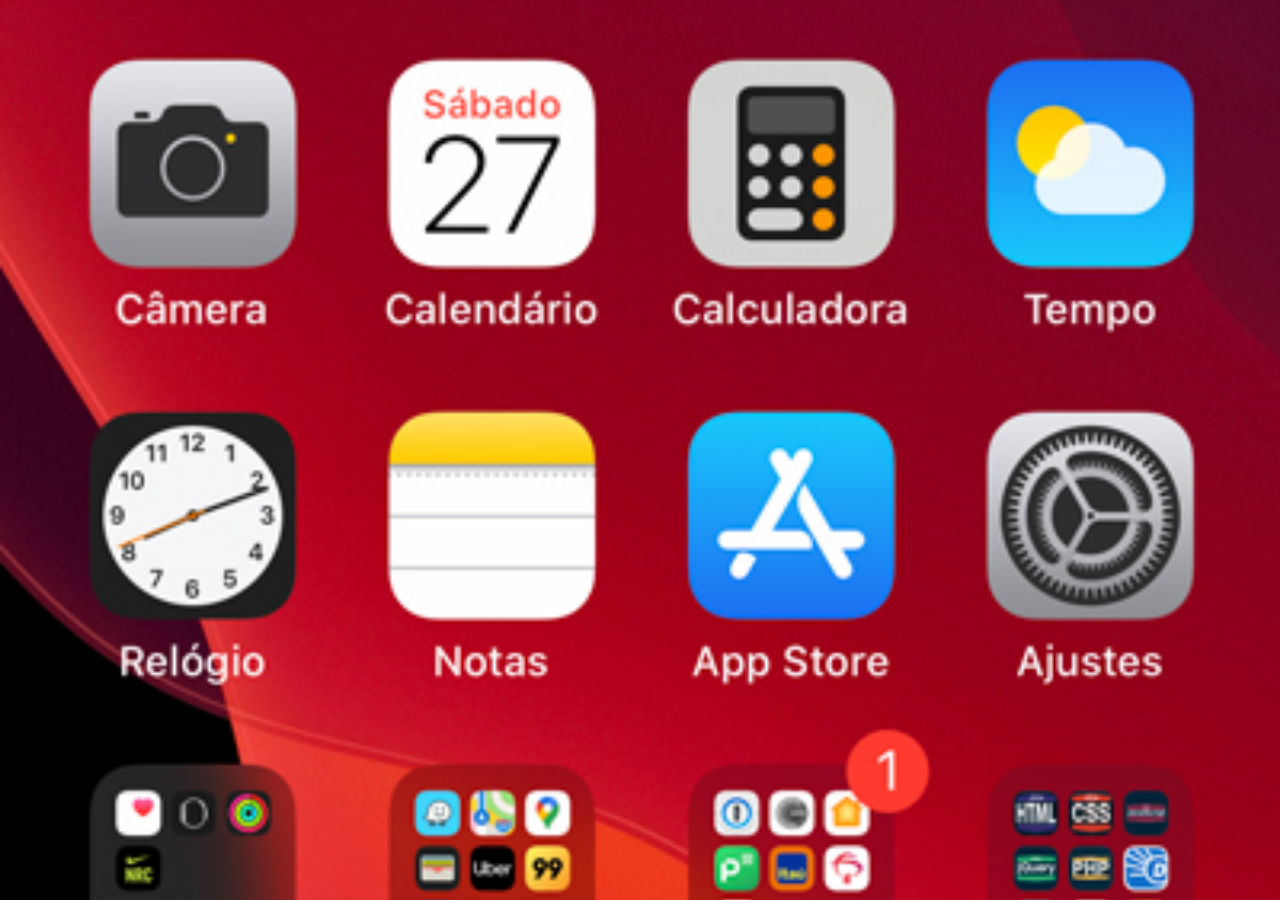
<file: home.html>
<!DOCTYPE html>
<html lang="pt-br">
<head>
    <meta charset="UTF-8">
    <meta name="viewport" content="width=, initial-scale=1.0">
    <title>Home</title>
</head>
<style>
    * {
        margin: 0px;
        padding: 0px;
    }

    body {
        width: 100vw;
        height: 100vh;
        background: black url('./imagens/tela-home.jpg') no-repeat top center;
        background-size: cover;
    }
</style>
<body>
    
</body>
</html>
</file>
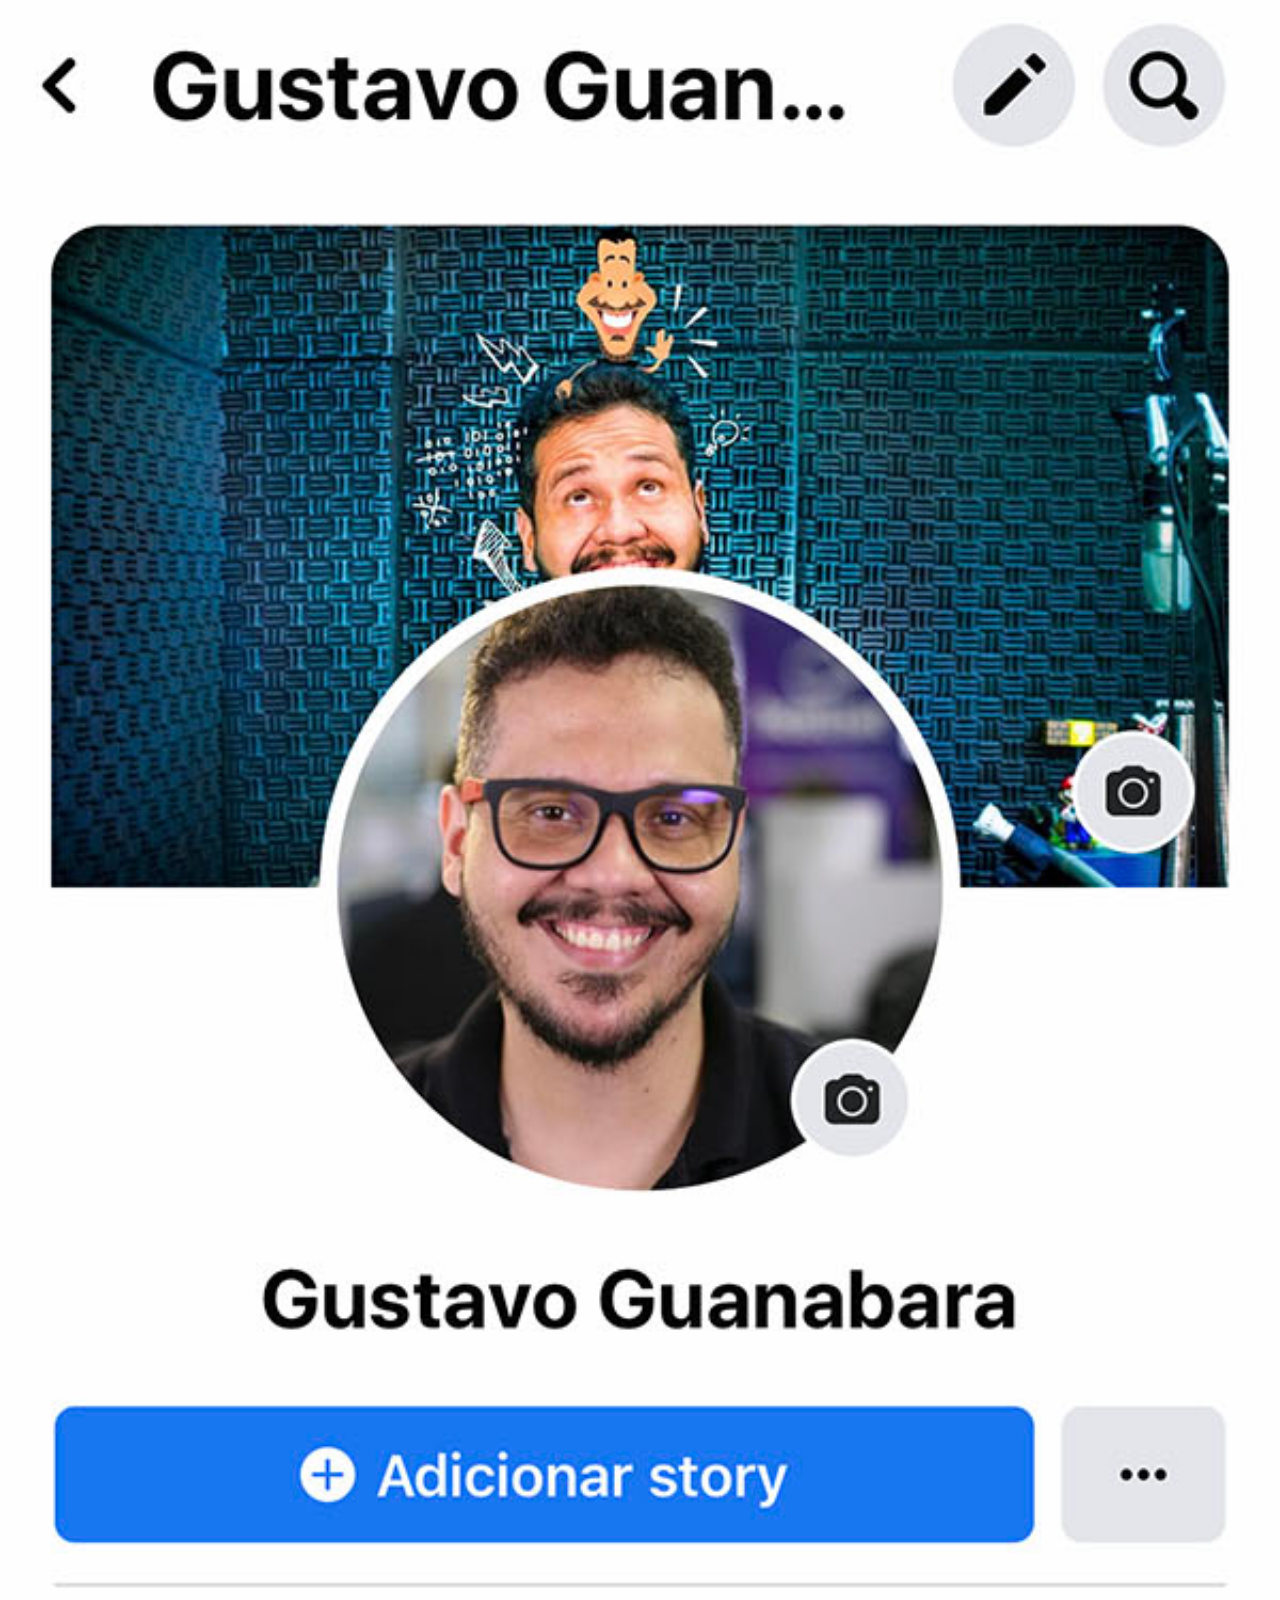
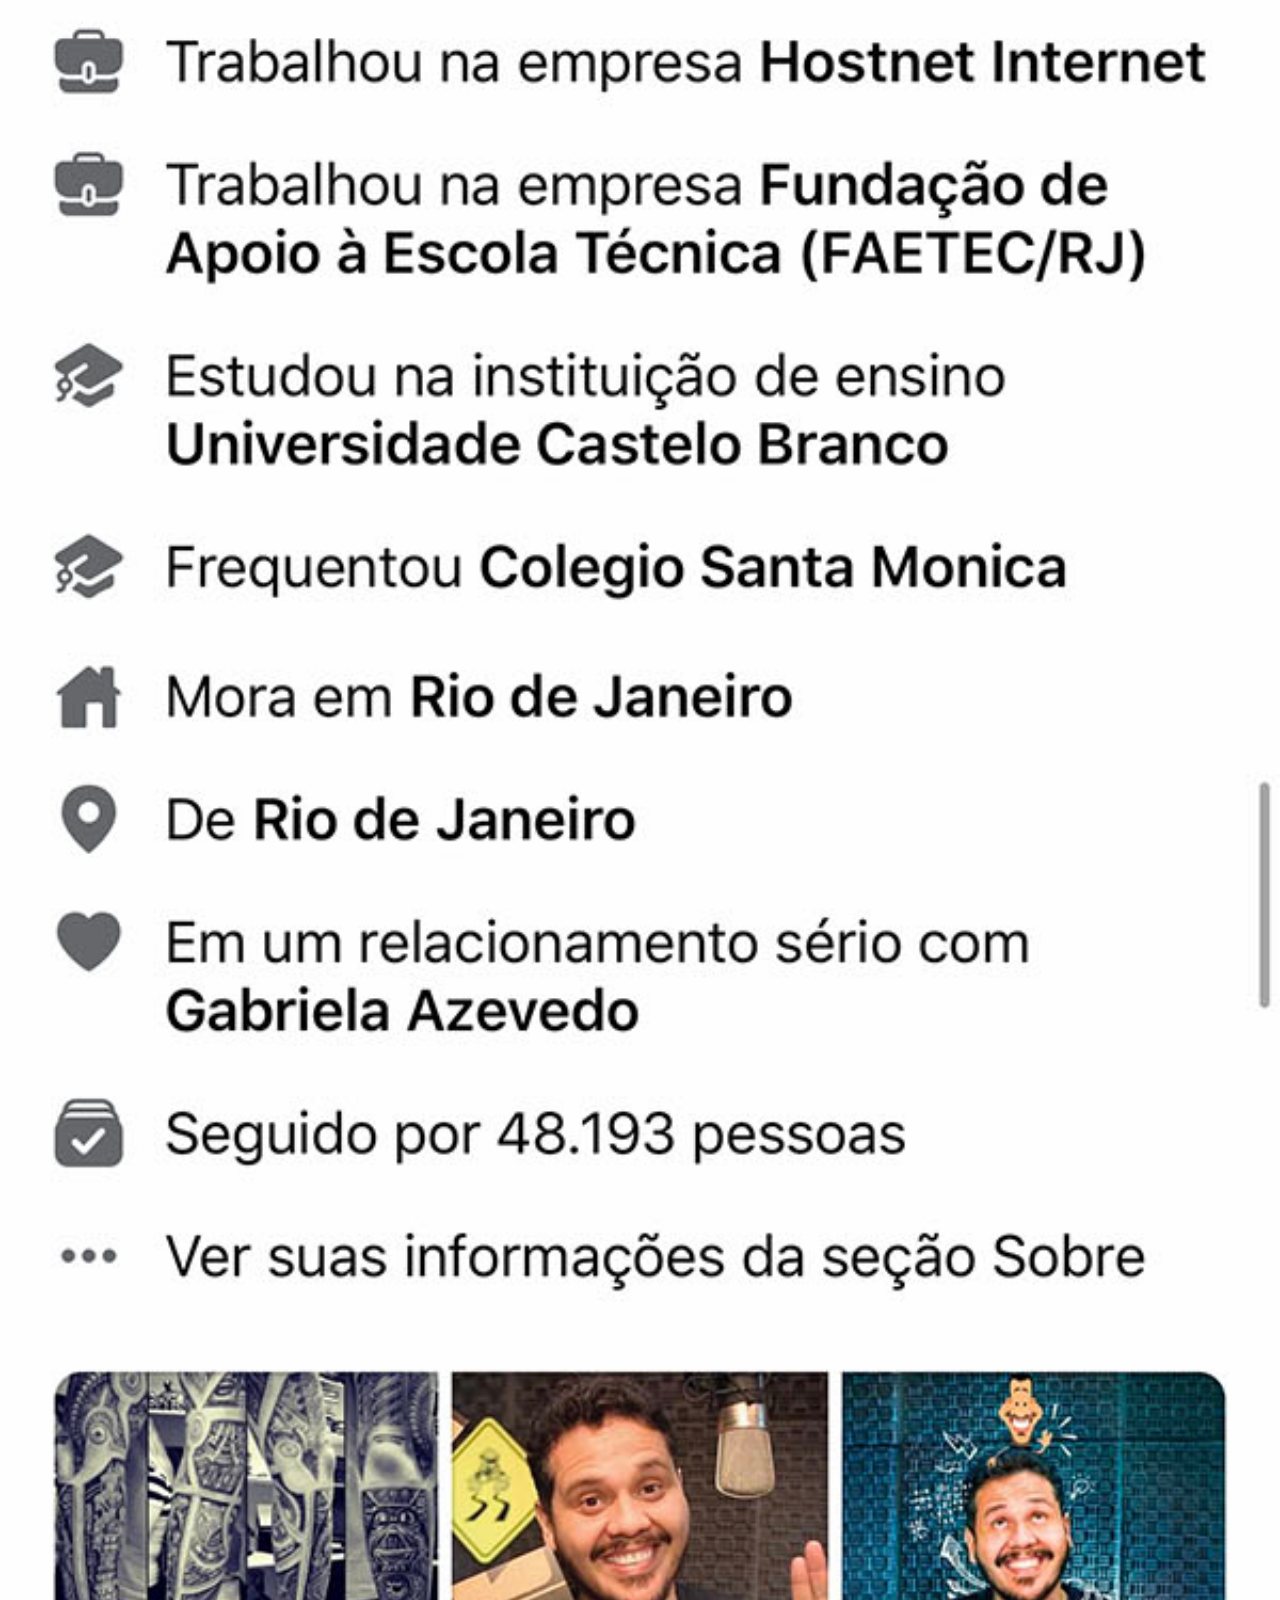
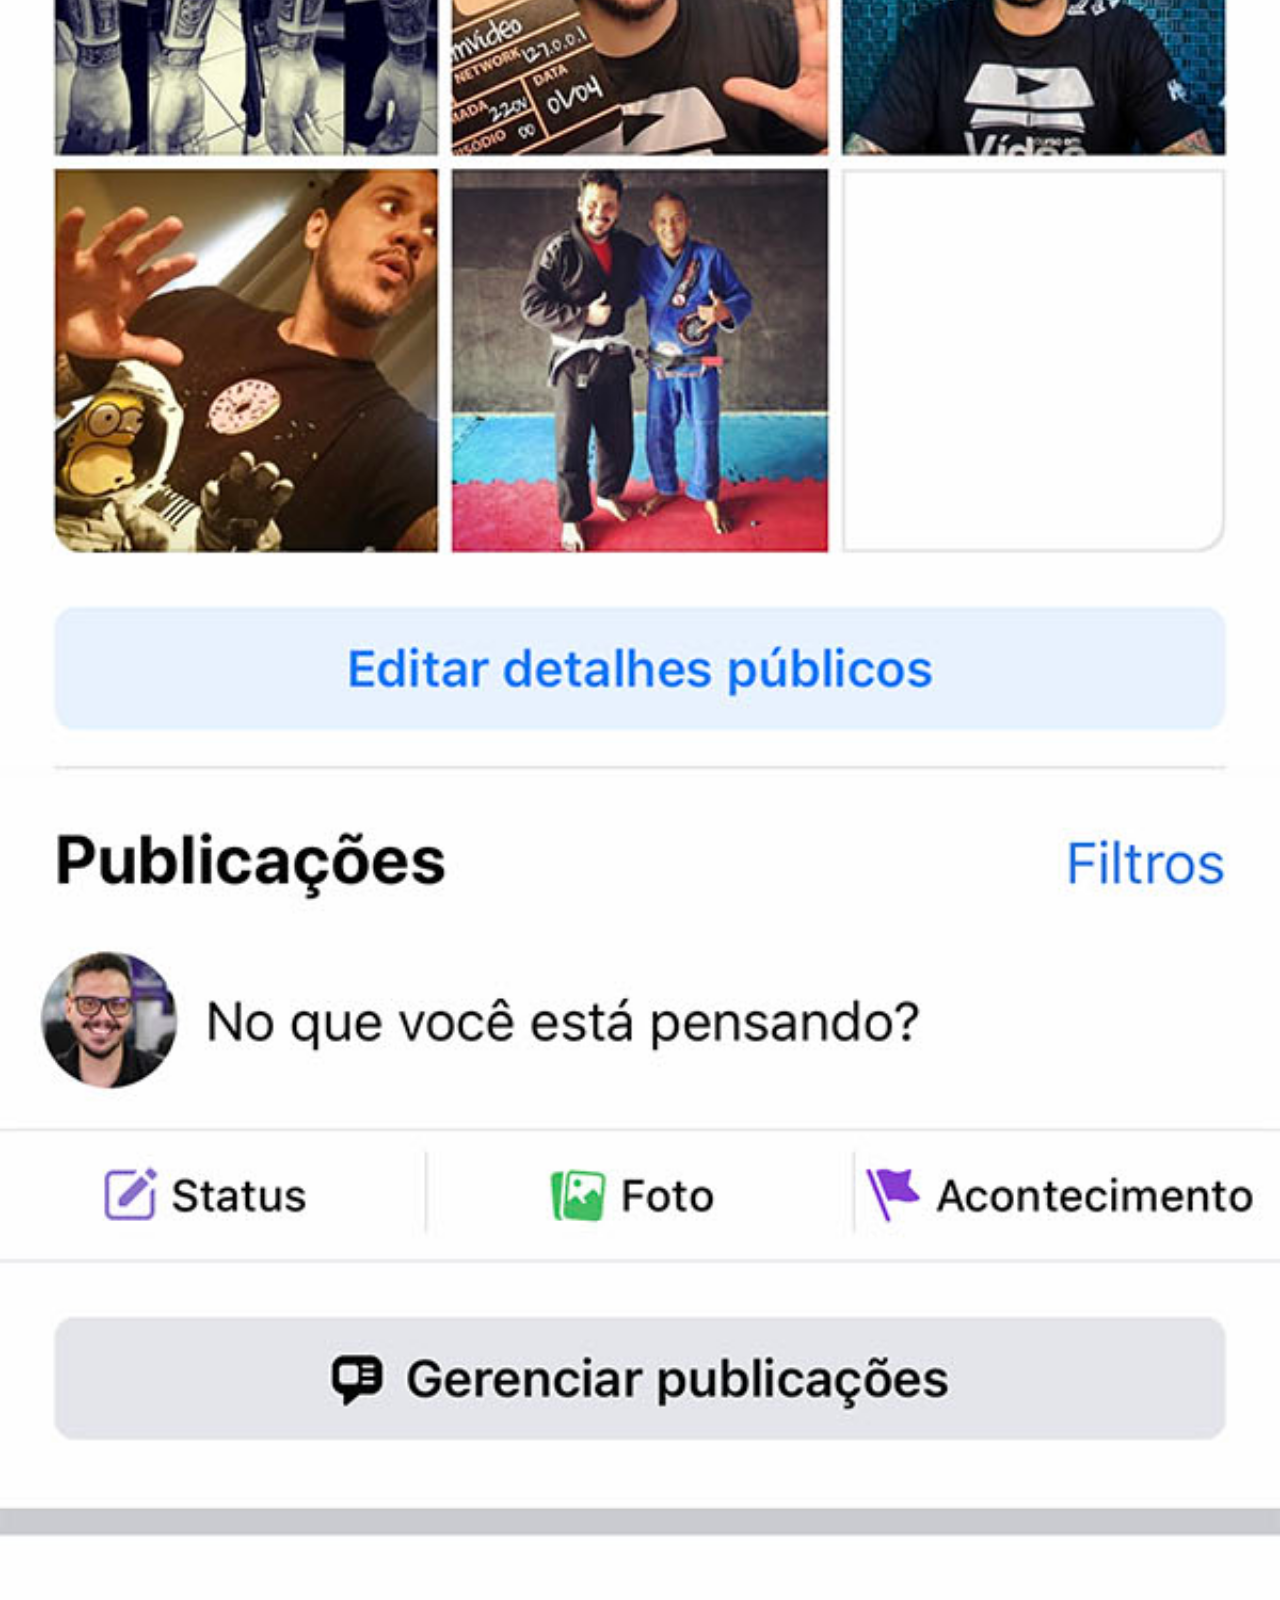
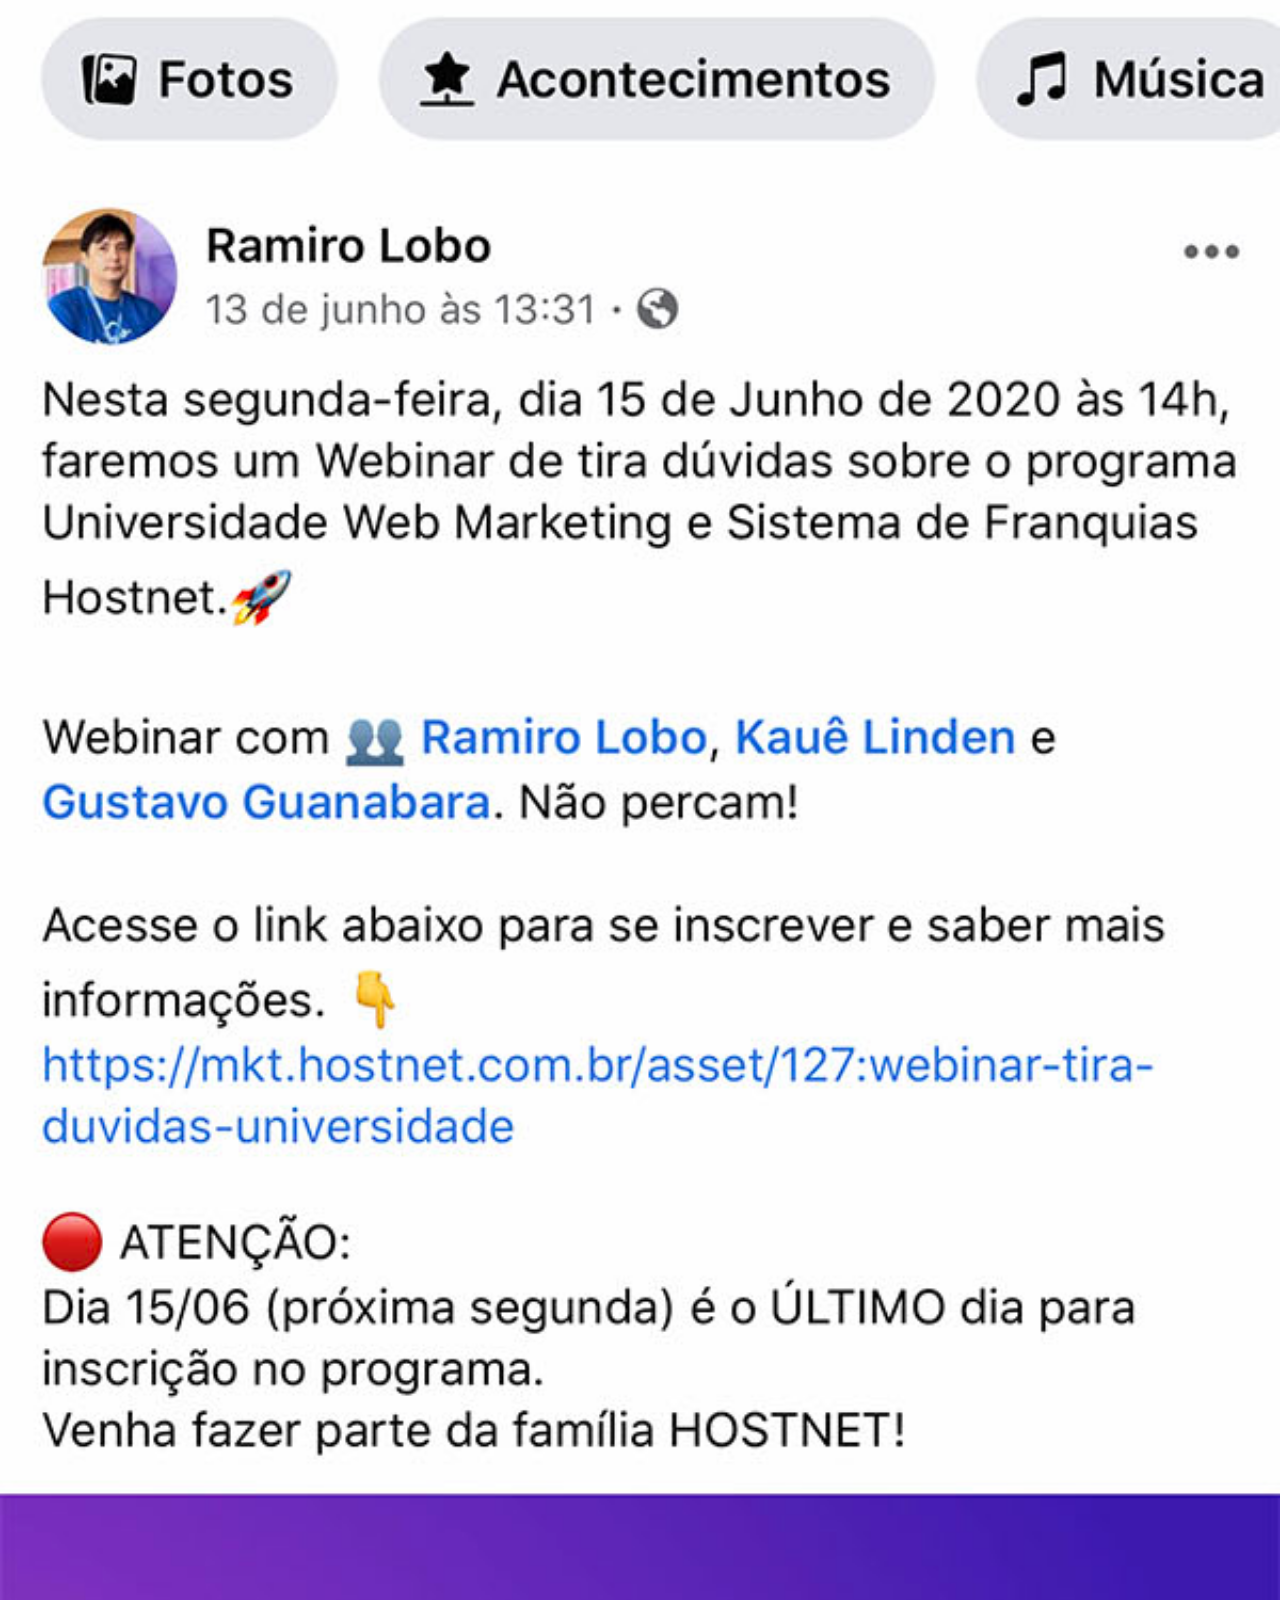
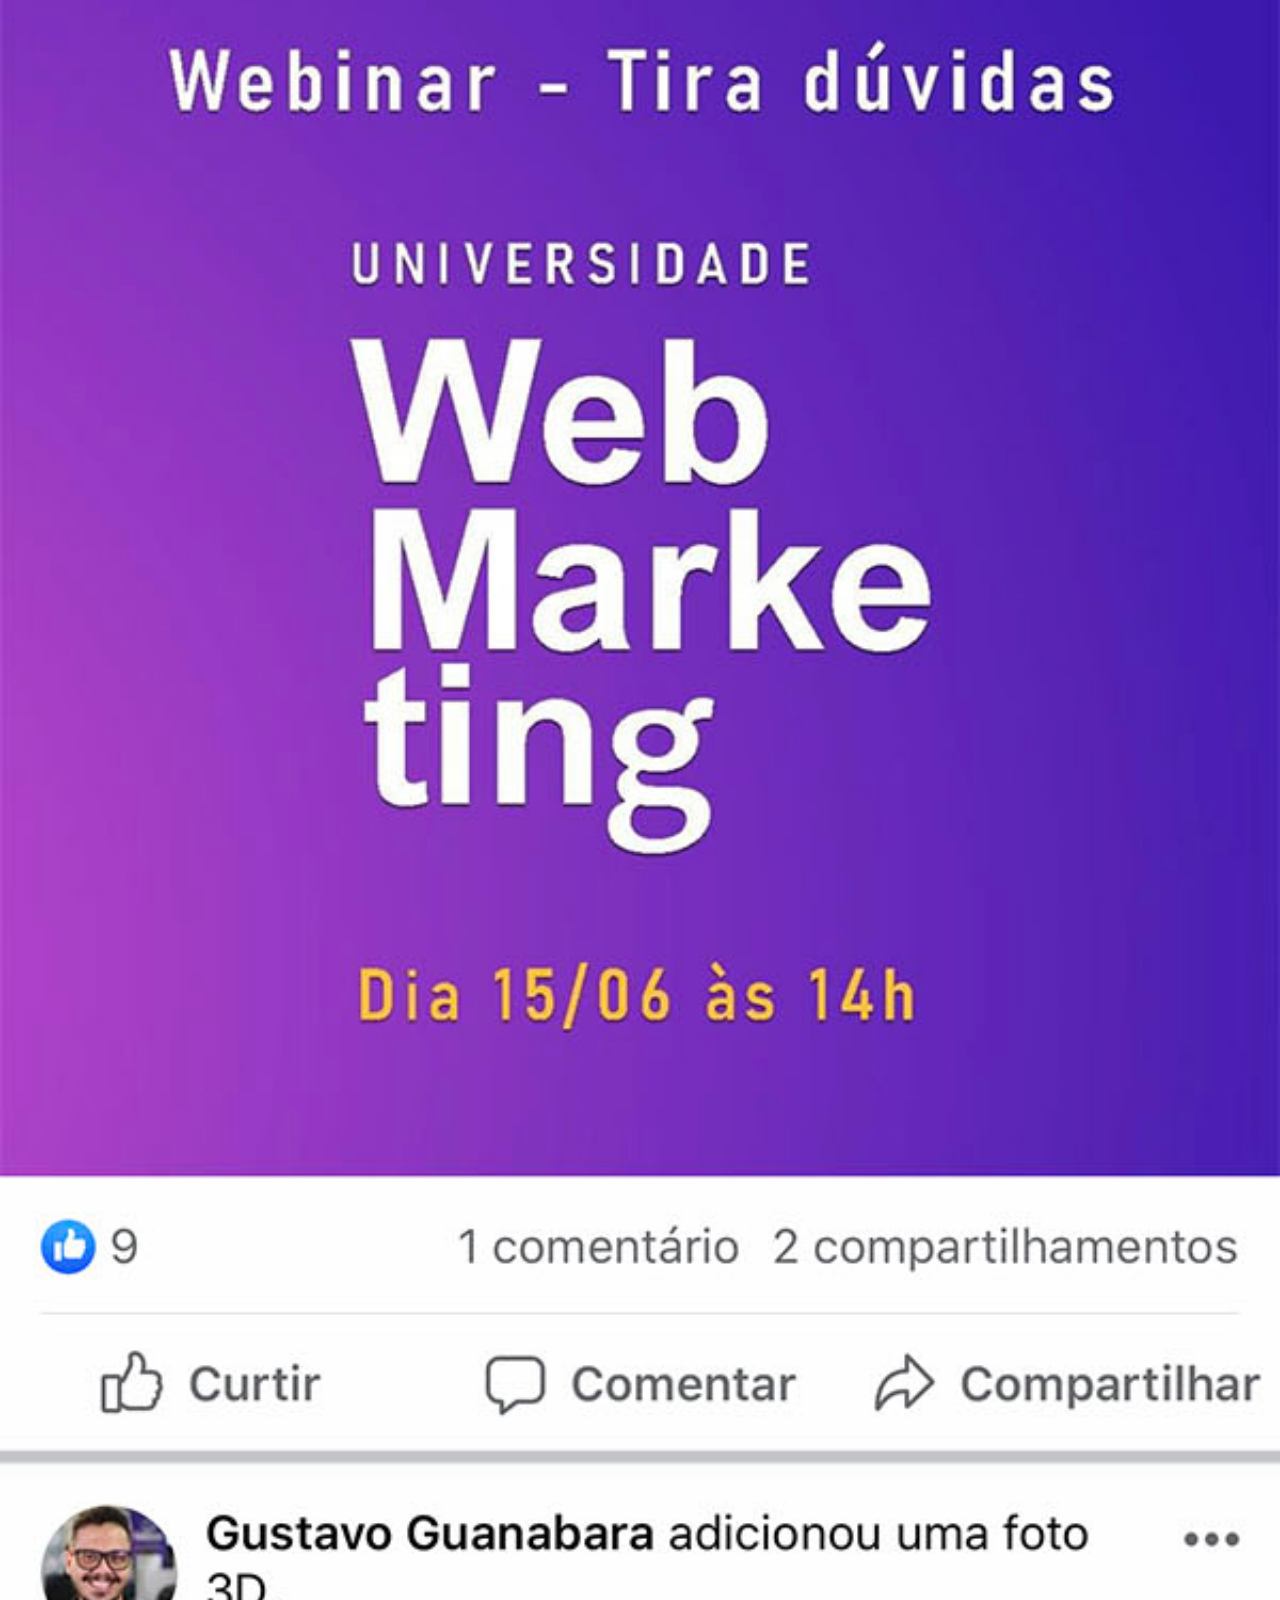
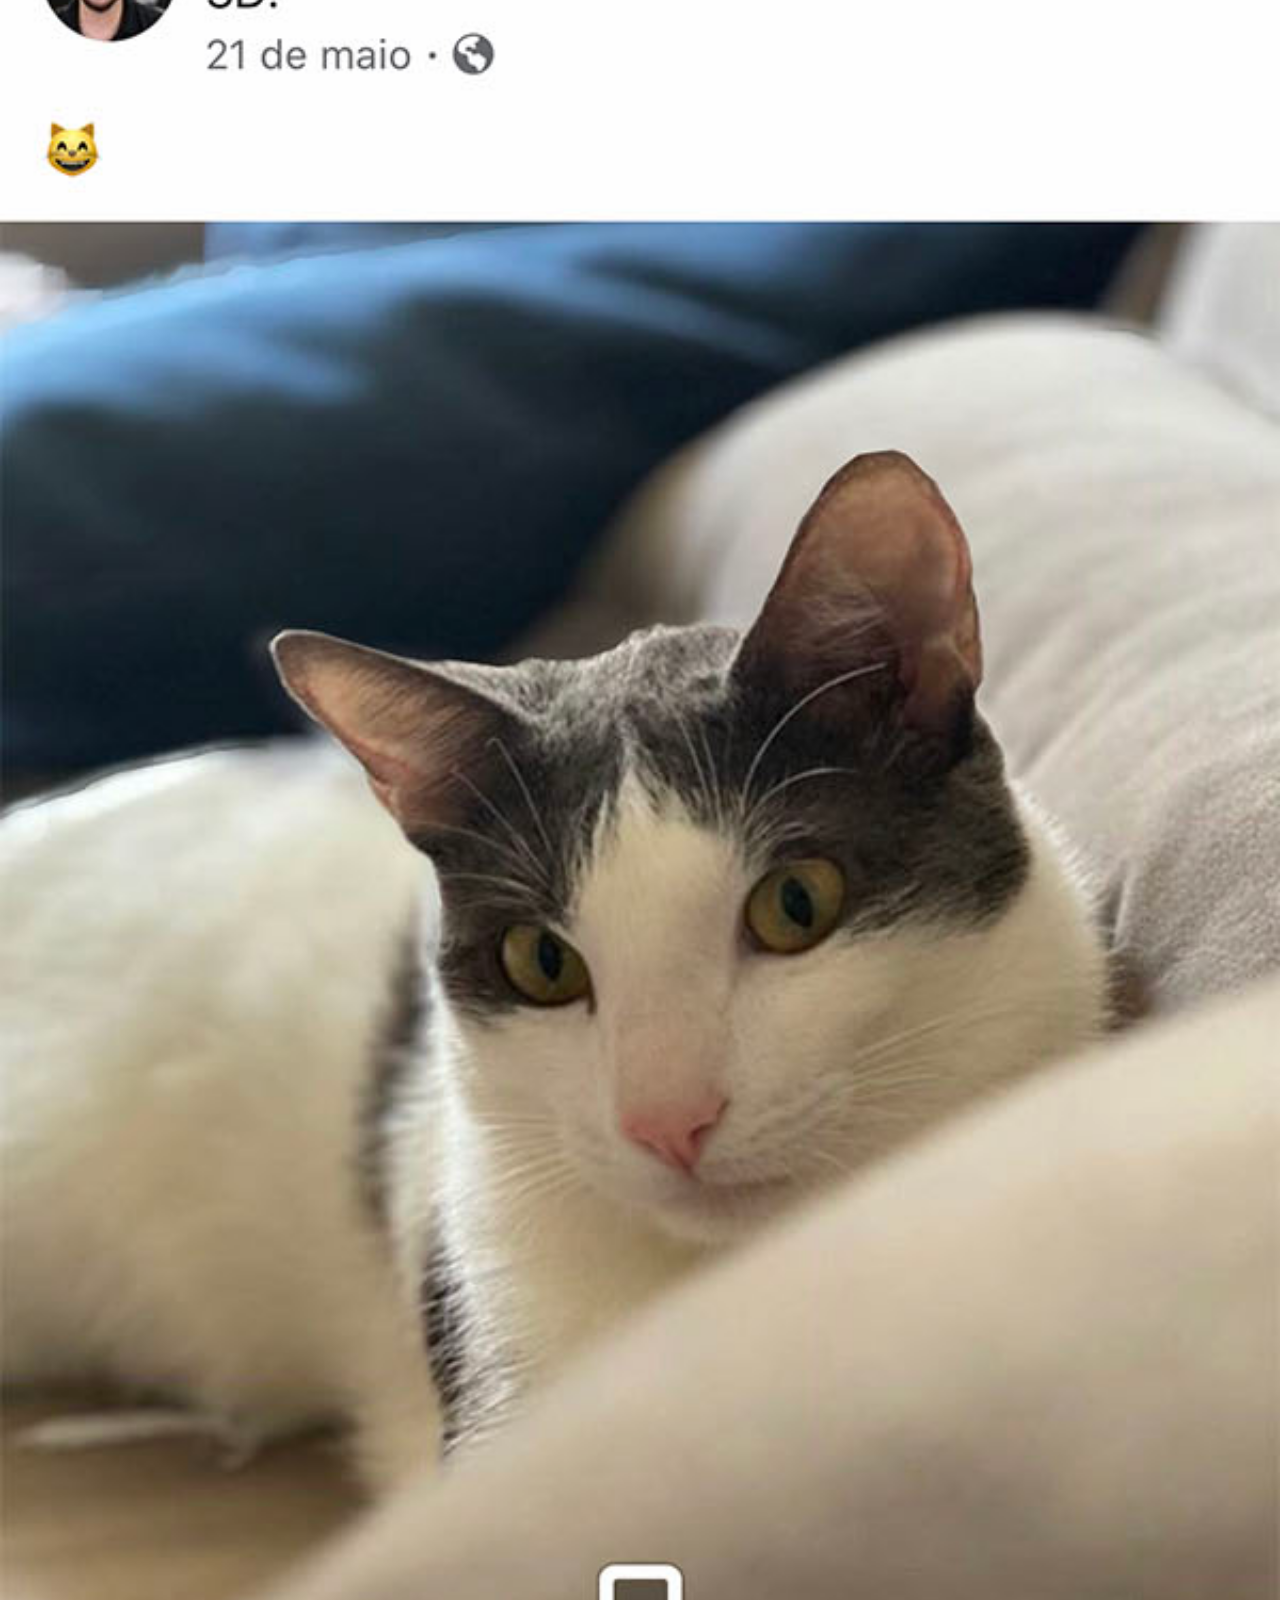
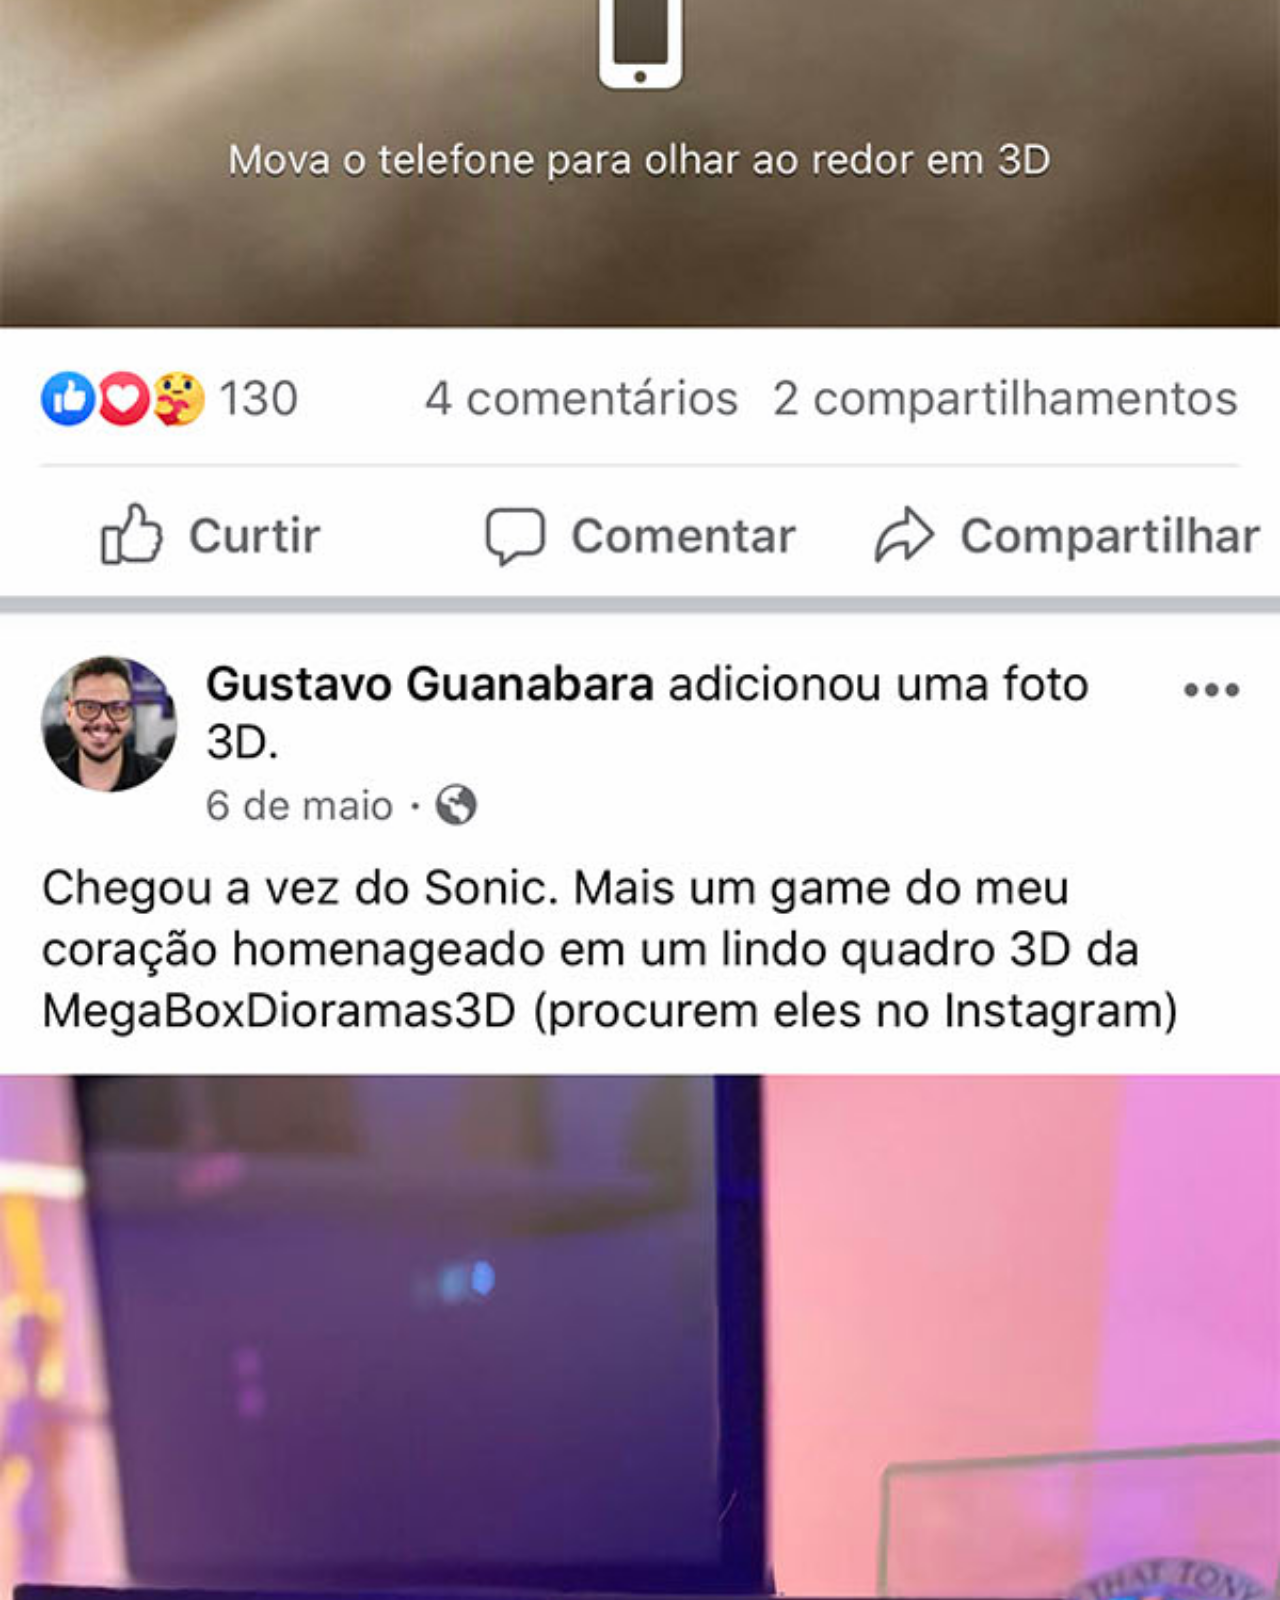
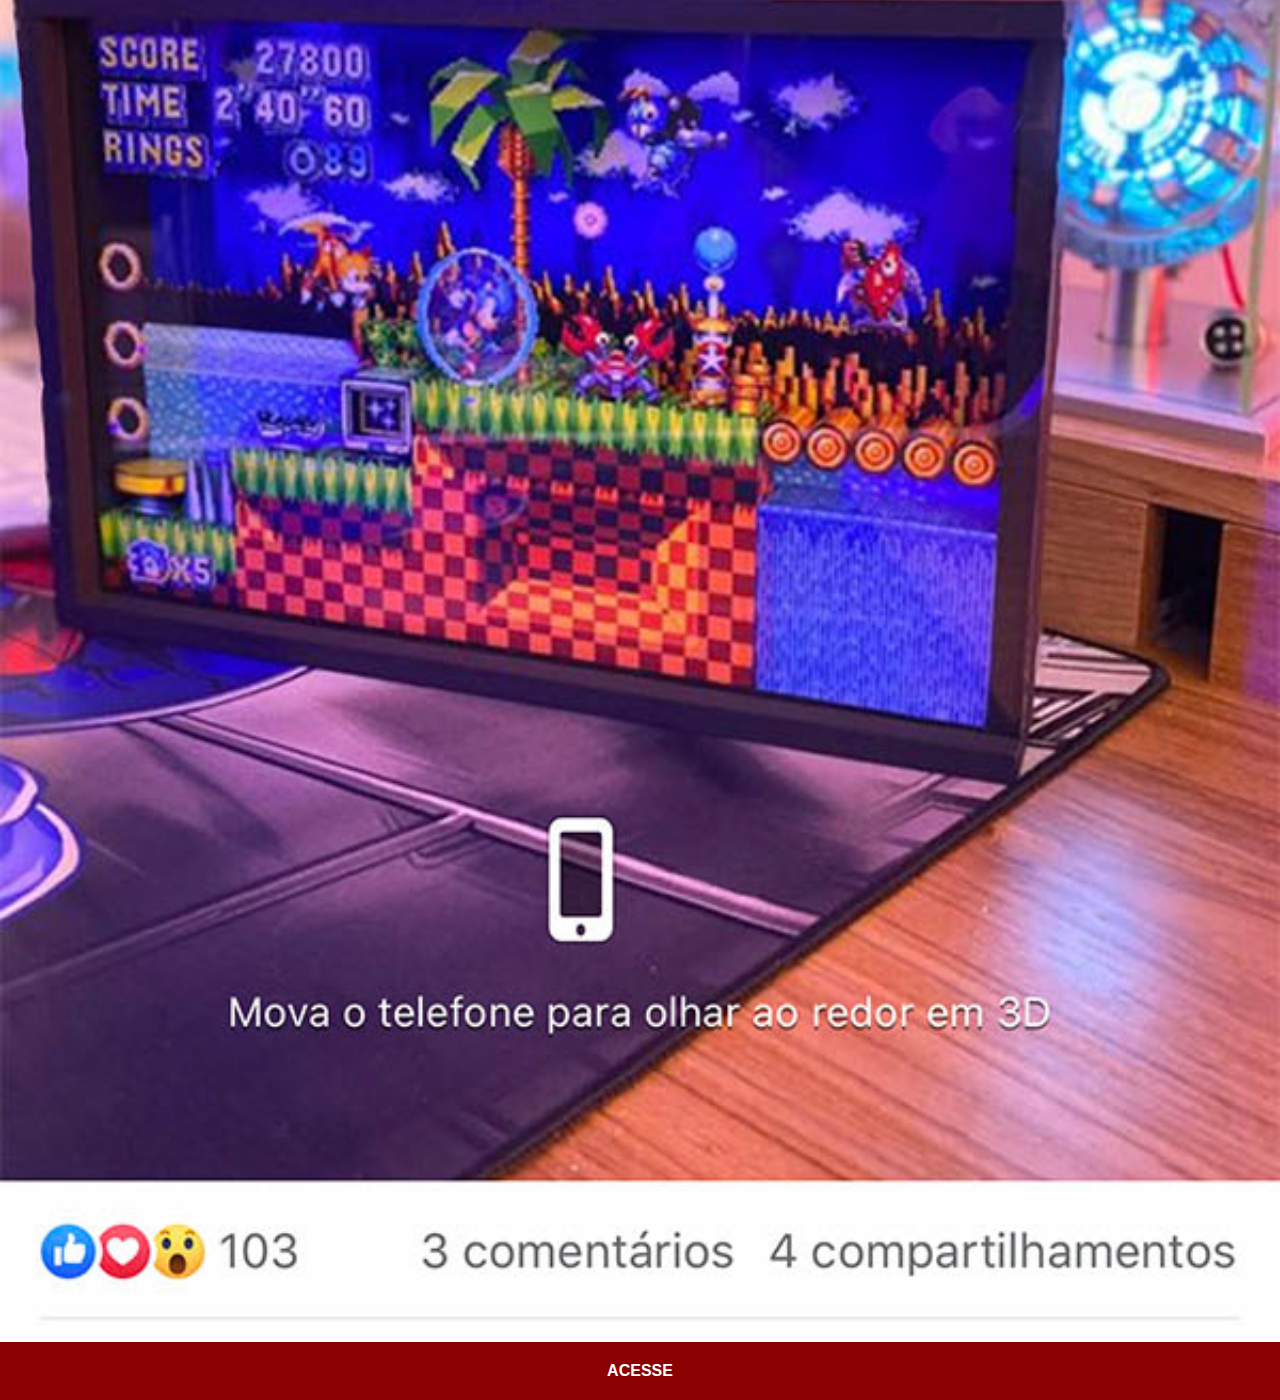
<file: html/facebook.html>
<!DOCTYPE html>
<html lang="pt-br">
<head>
    <meta charset="UTF-8">
    <meta name="viewport" content="width=device-width, initial-scale=1.0">
    <title>Facebook</title>
    <link rel="stylesheet" href="../estilos/style.css">
</head>
<body>
    <img src="../imagens/tela-facebook.jpg" alt="Facebook">
    <a href="https://www.facebook.com/gustavoguanabara/?locale=pt_BR" target="_blank">ACESSE</a>
</body>
</html>
</file>
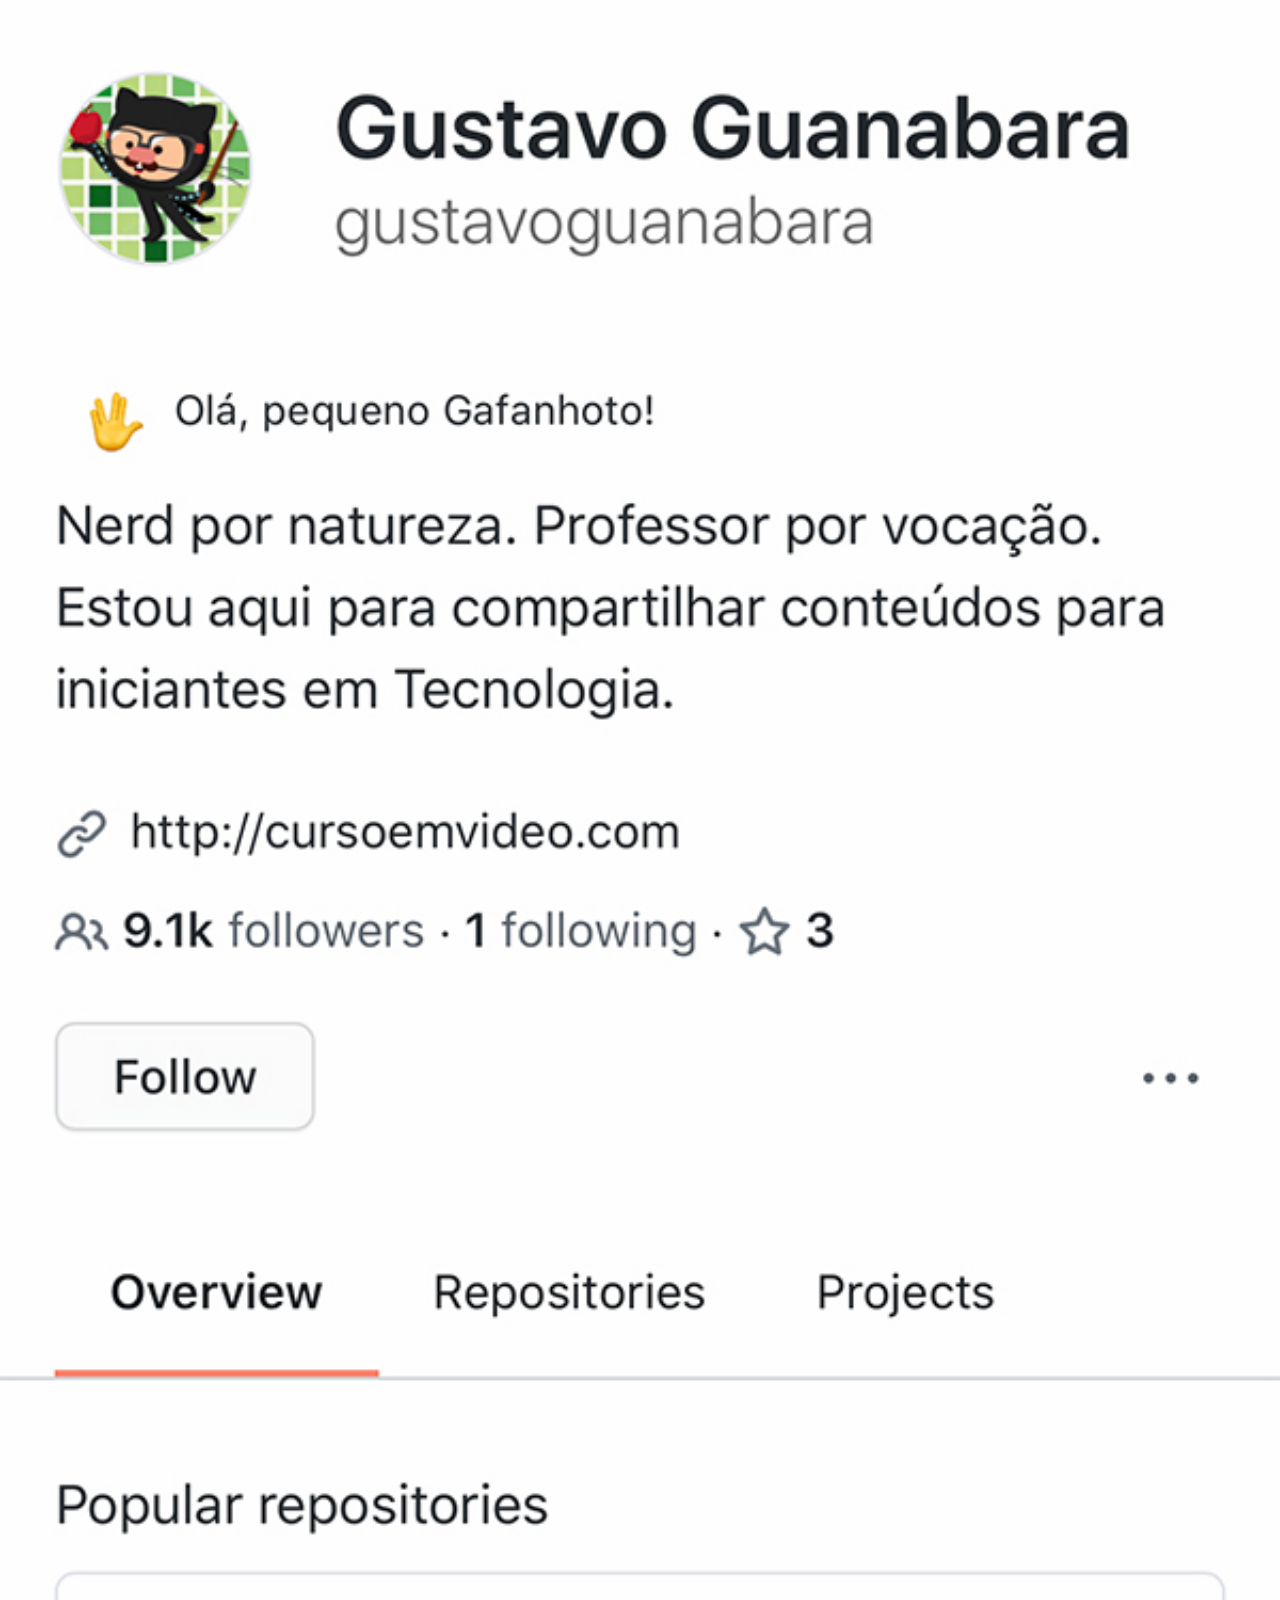
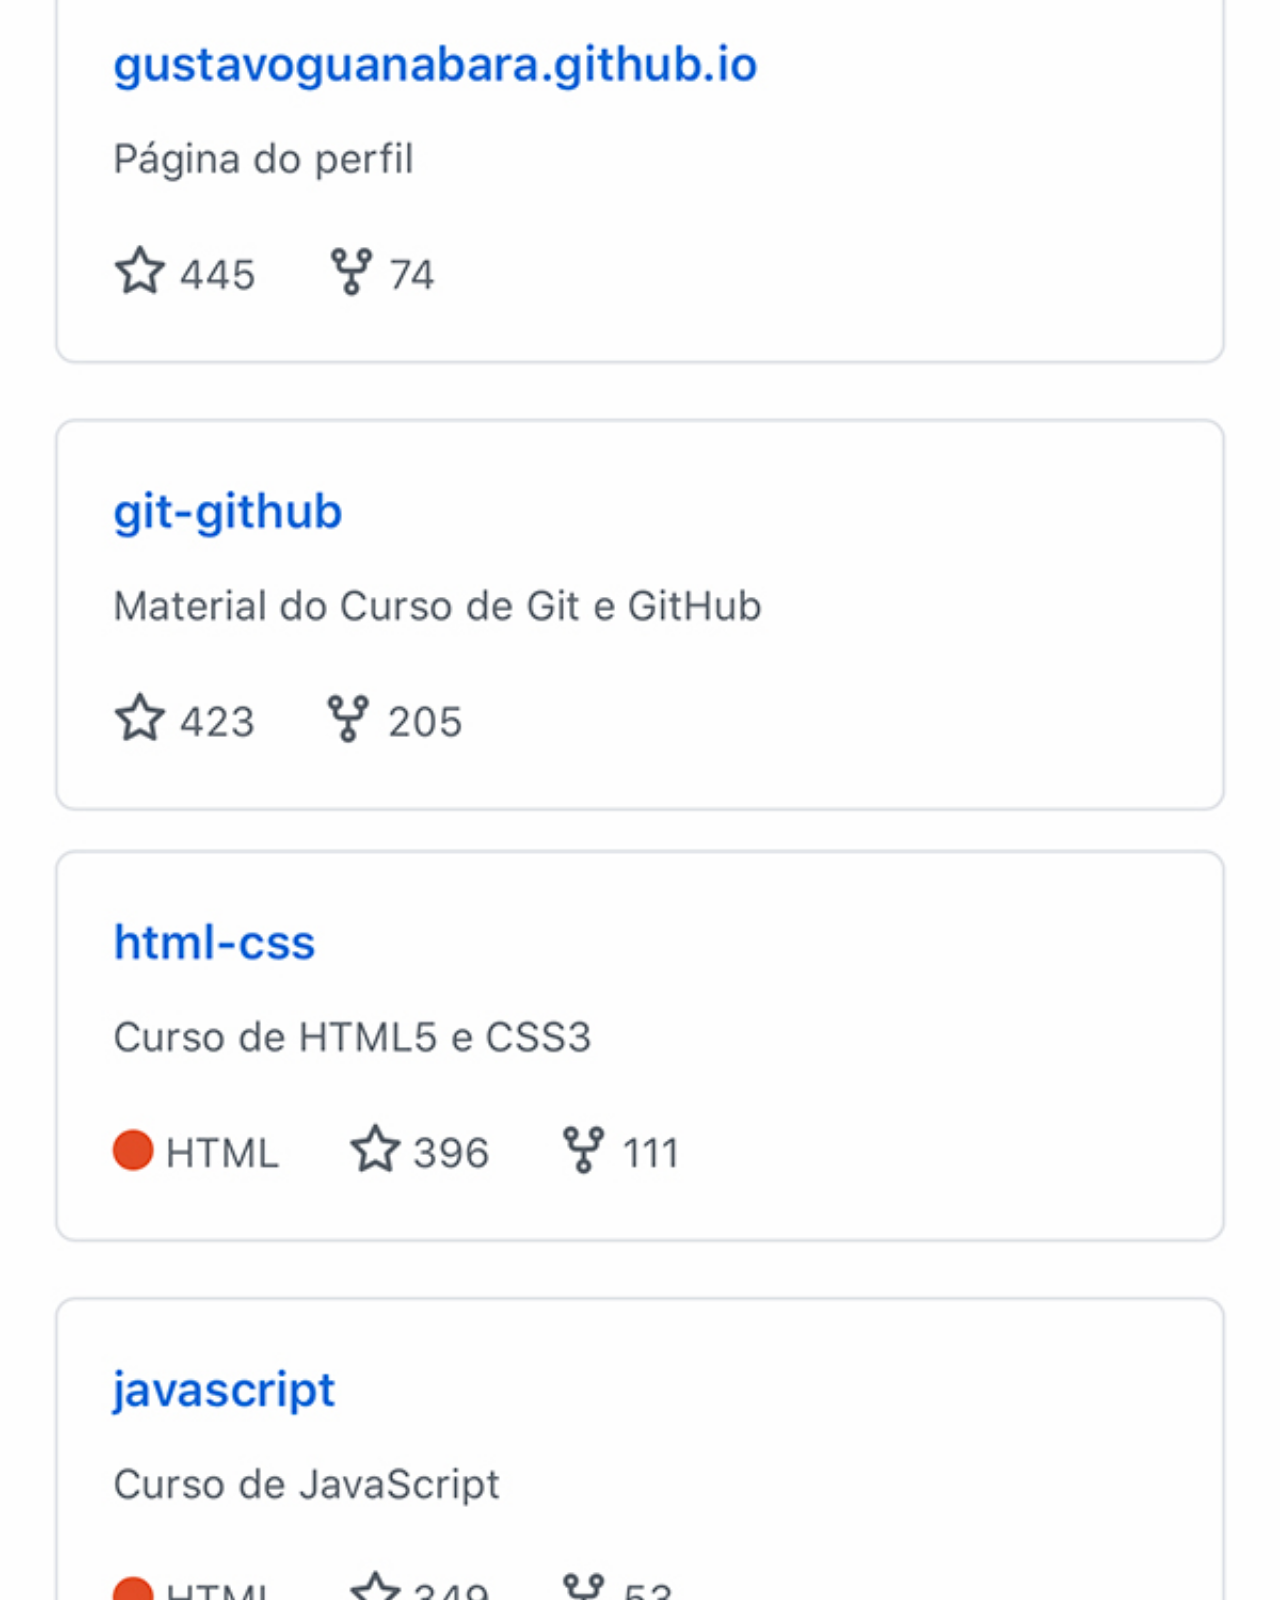
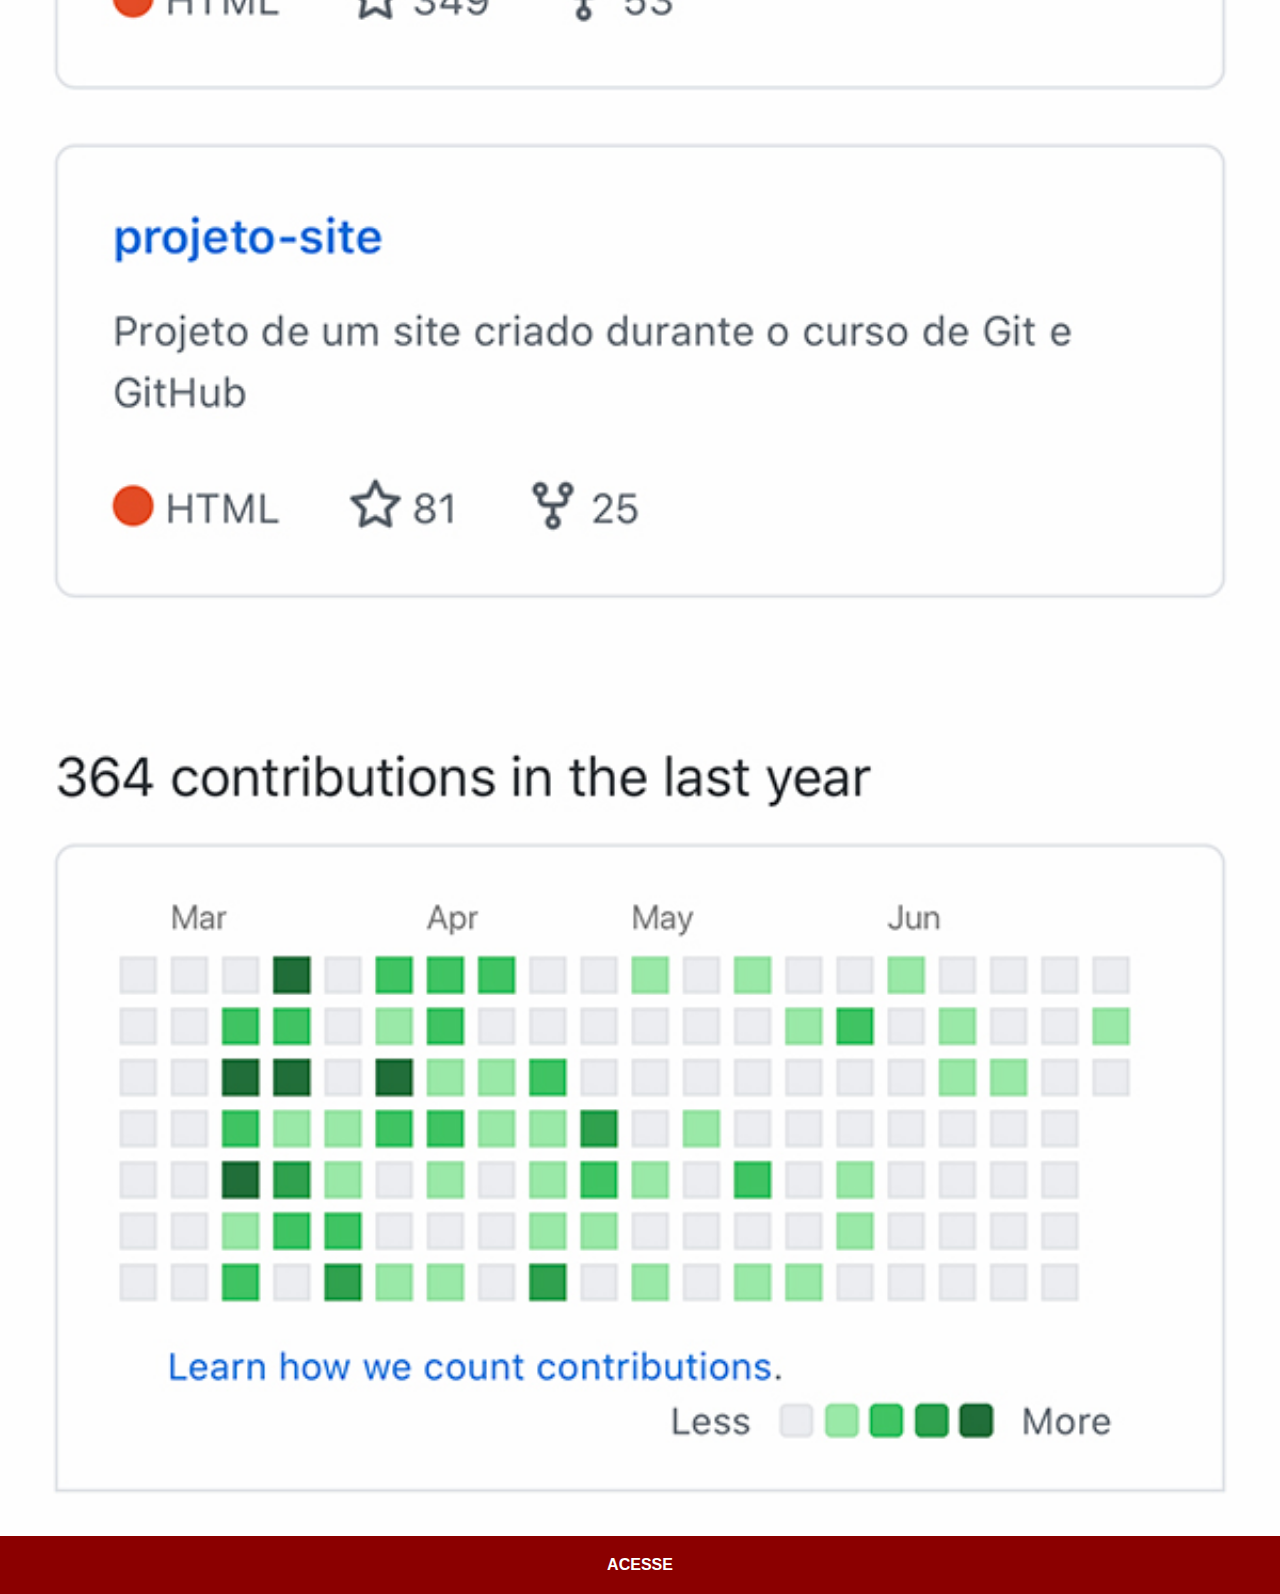
<file: html/github.html>
<!DOCTYPE html>
<html lang="pt-br">
<head>
    <meta charset="UTF-8">
    <meta name="viewport" content="width=device-width, initial-scale=1.0">
    <title>GitHub</title>
    <link rel="stylesheet" href="../estilos/style.css">
</head>
<body>
    <img src="../imagens/tela-github.jpg" alt="Github">
    <a href="https://github.com/gustavoguanabara" target="_blank">ACESSE</a>
</body>
</html>
</file>
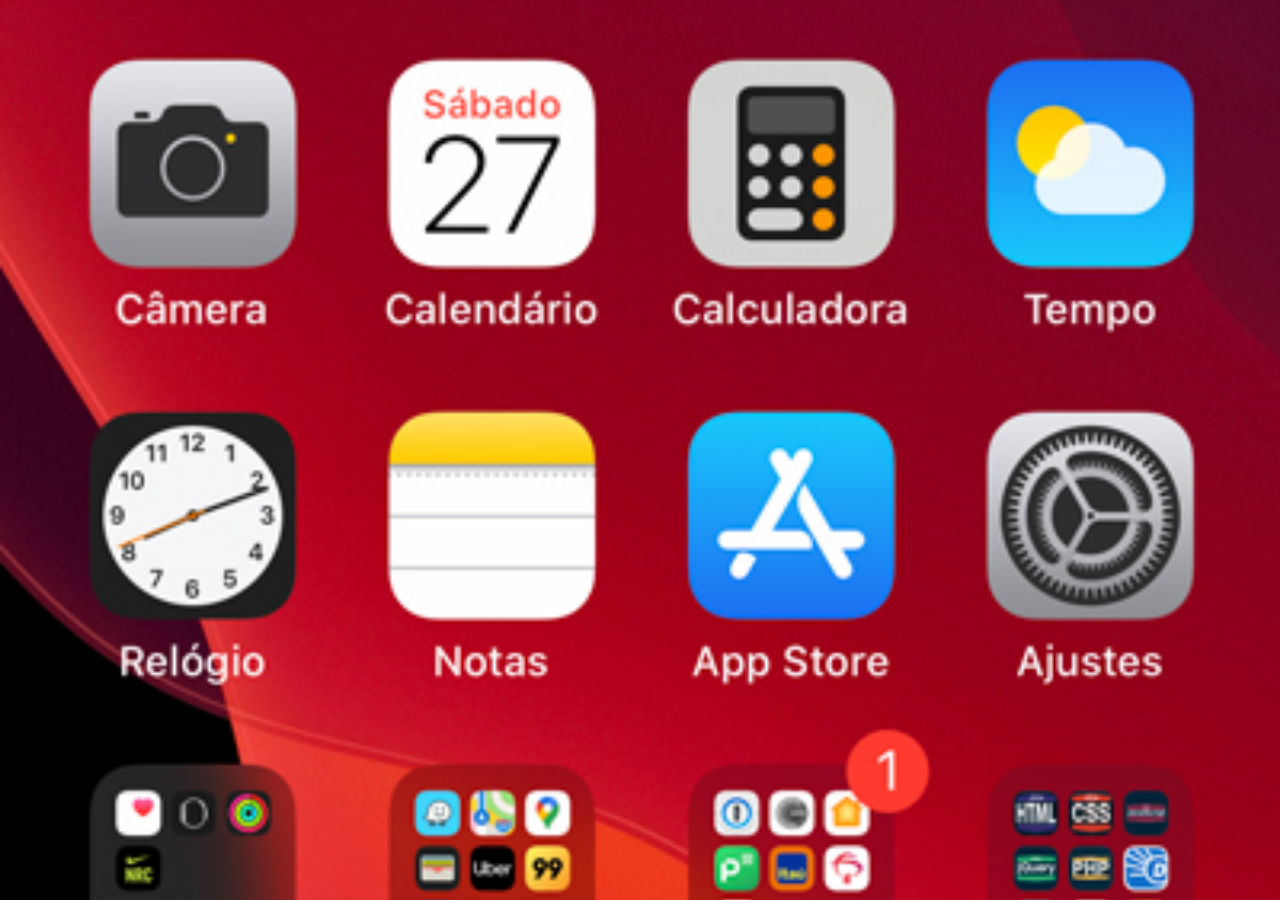
<file: html/home.html>
<!DOCTYPE html>
<html lang="pt-br">
<head>
    <meta charset="UTF-8">
    <meta name="viewport" content="width=, initial-scale=1.0">
    <title>Home</title>
</head>
<style>
    * {
        margin: 0px;
        padding: 0px;
    }

    body {
        width: 100vw;
        height: 100vh;
        background: black url('../imagens/tela-home.jpg') no-repeat top center;
        background-size: cover;
    }
</style>
<body>
    
</body>
</html>
</file>
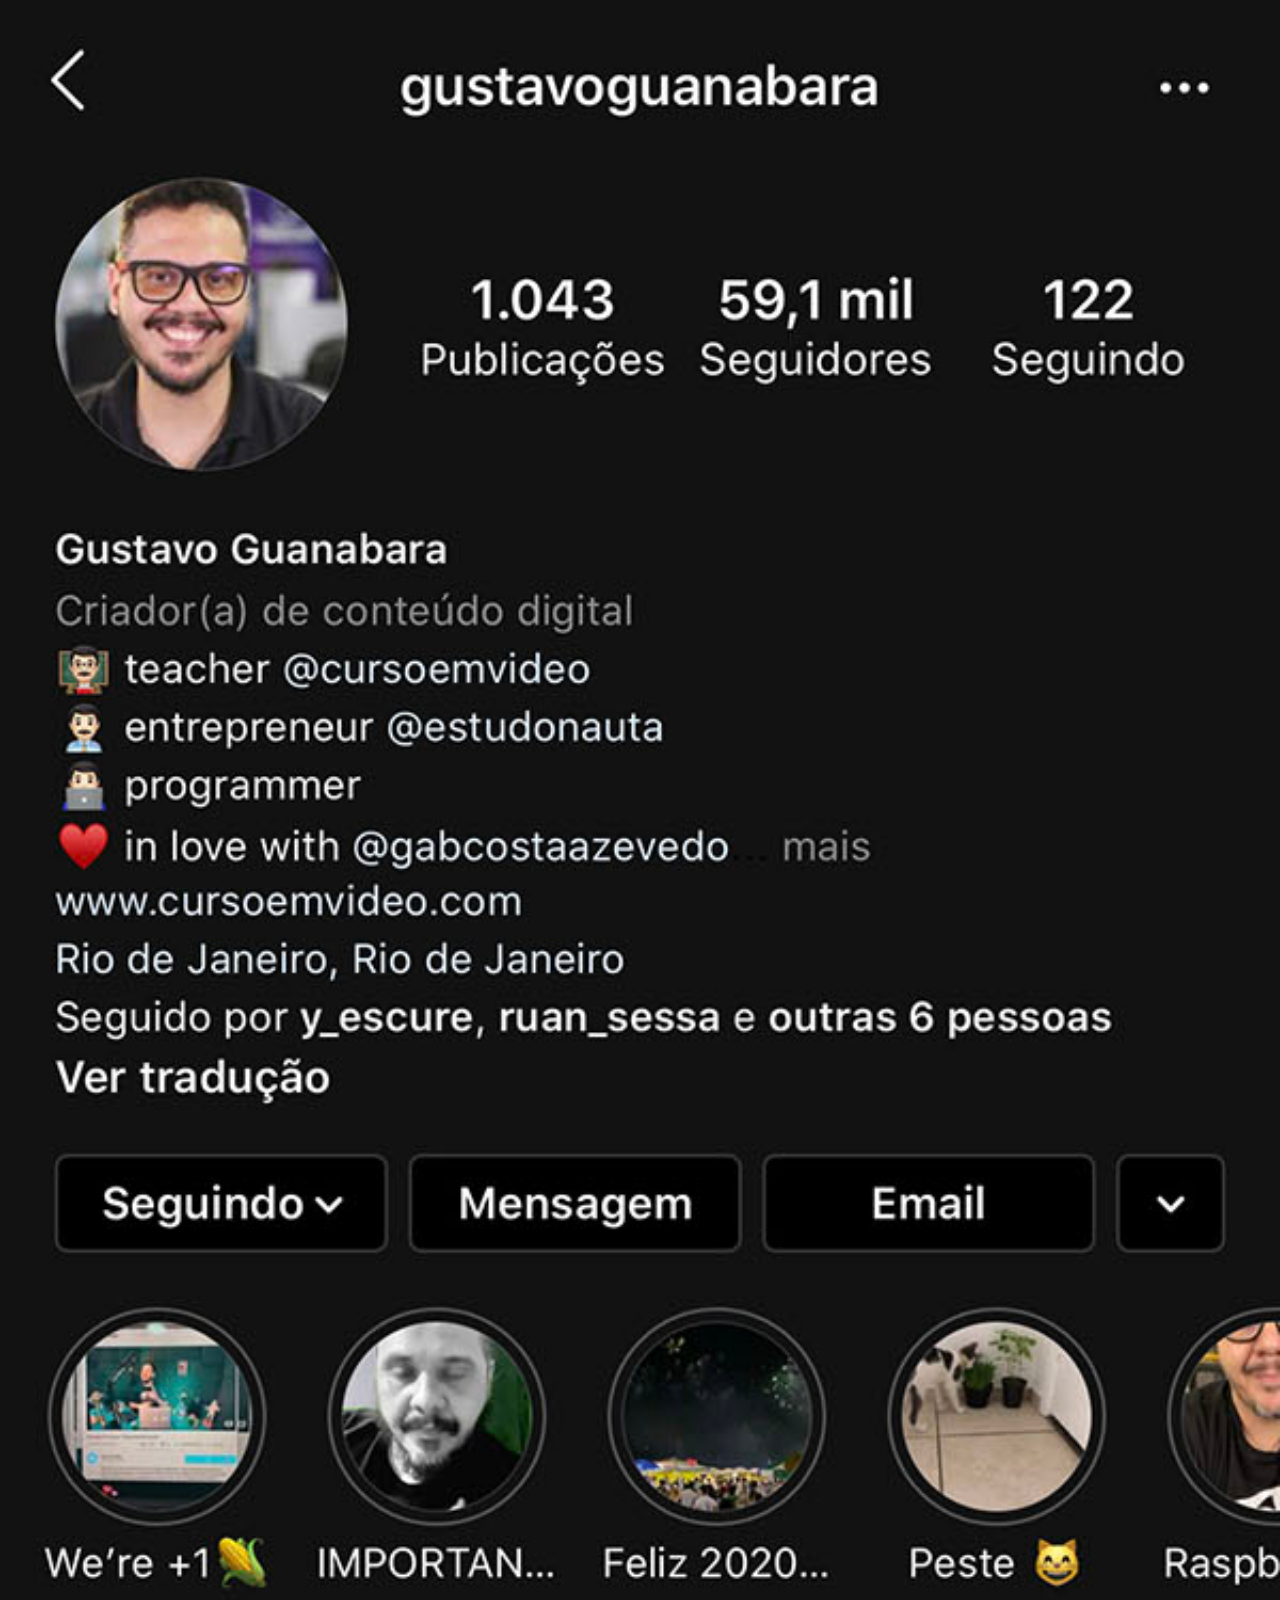
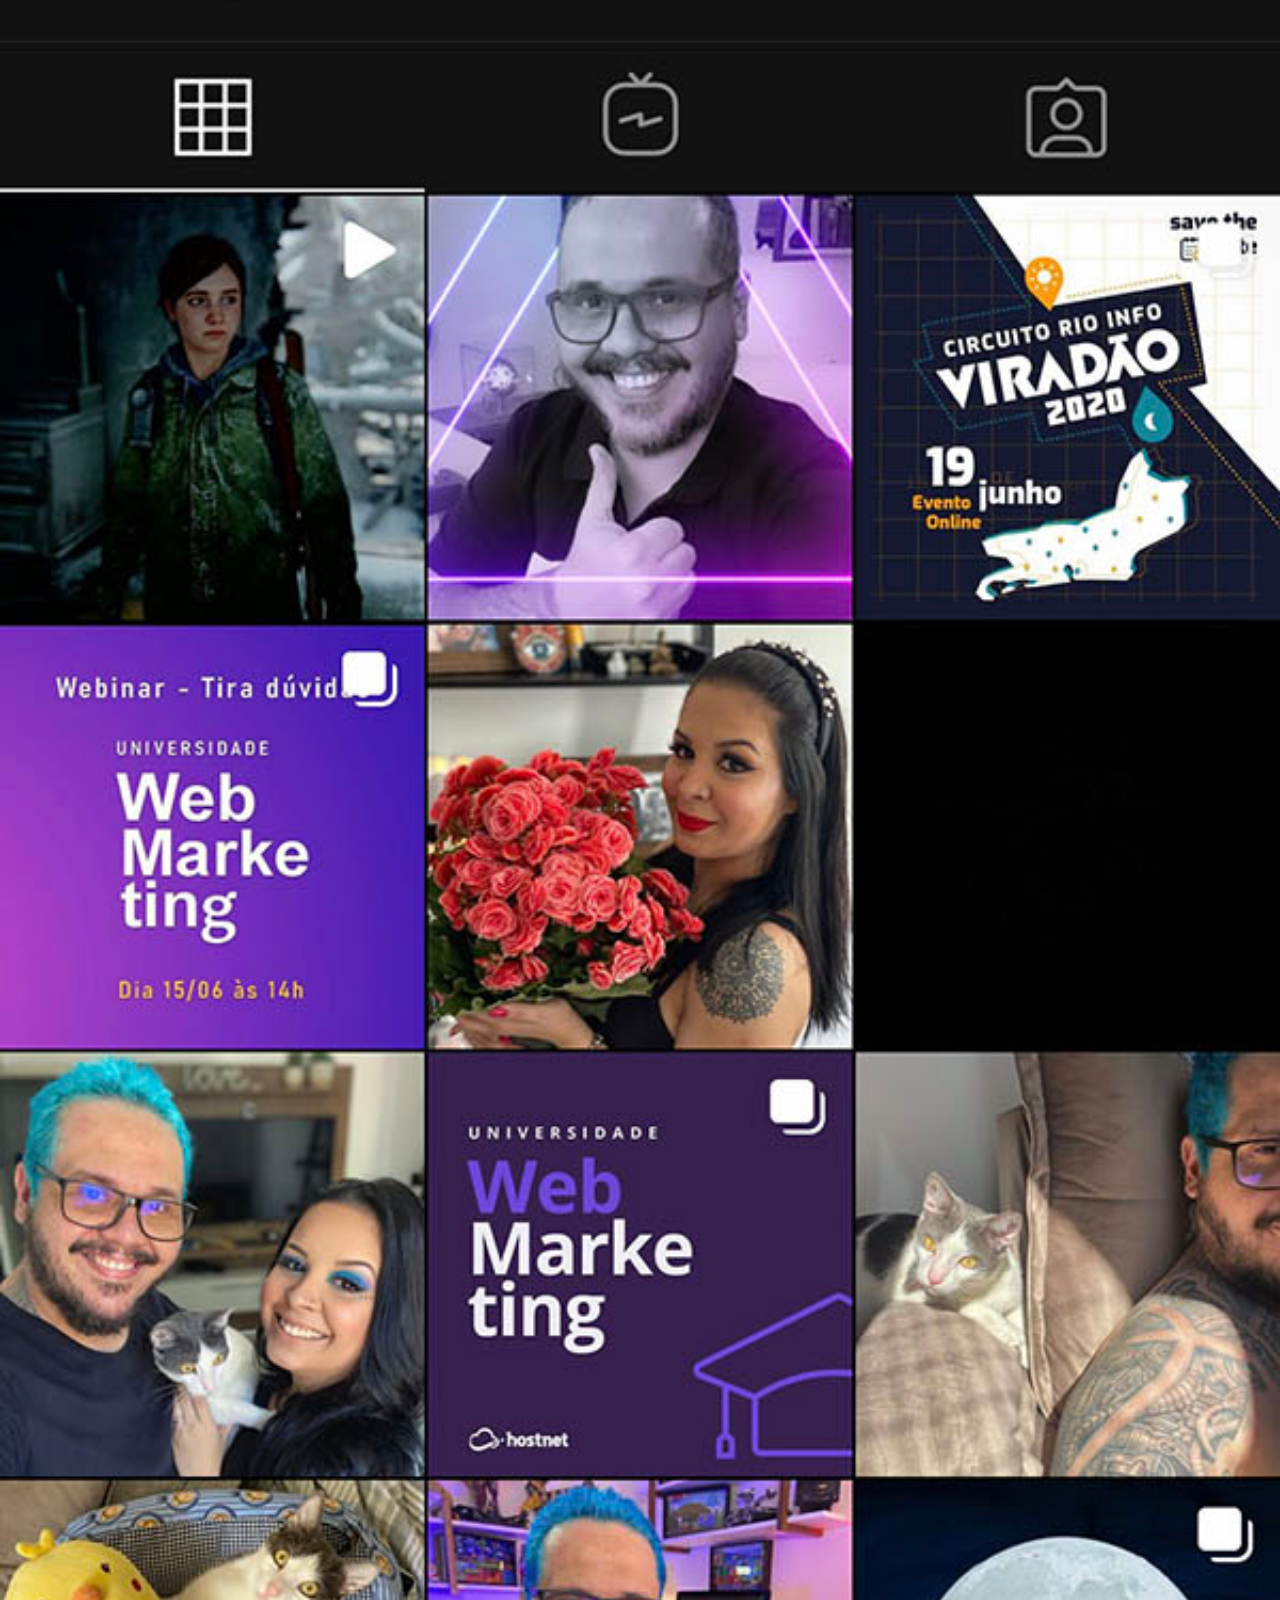
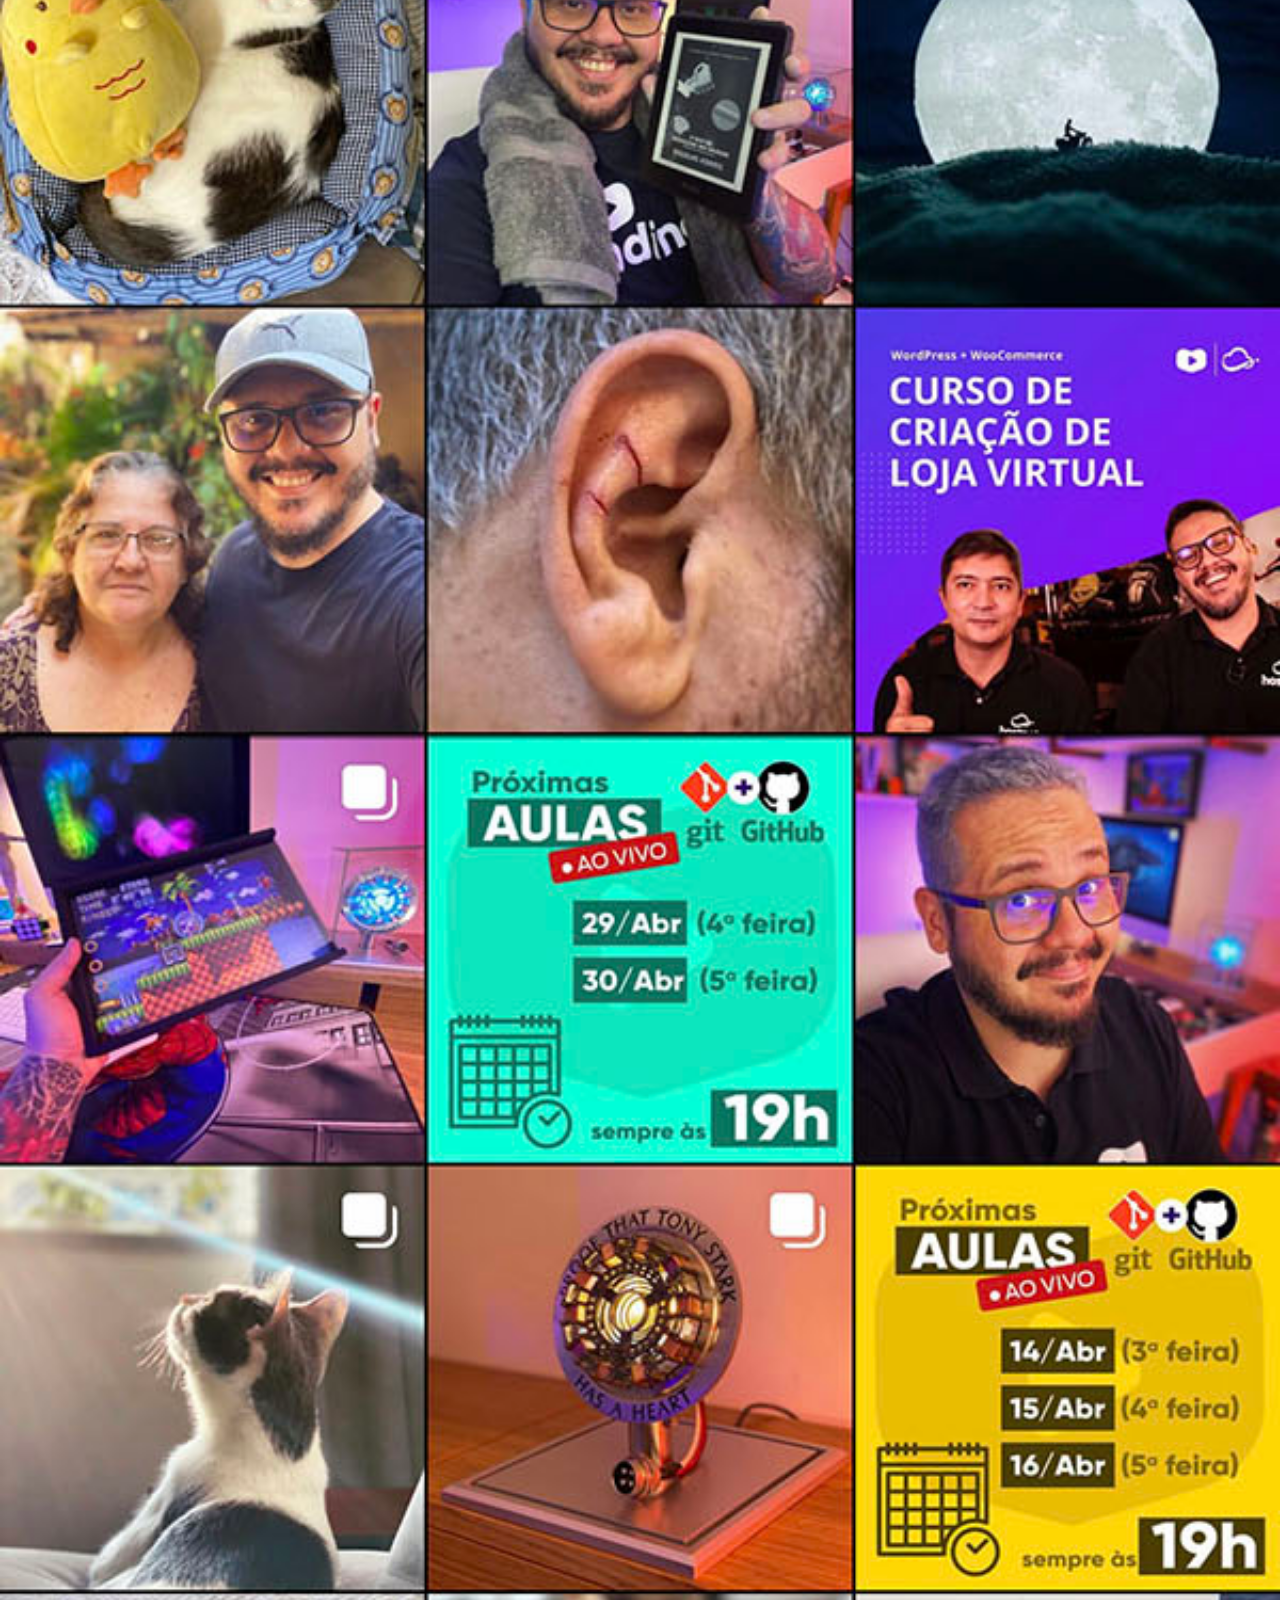
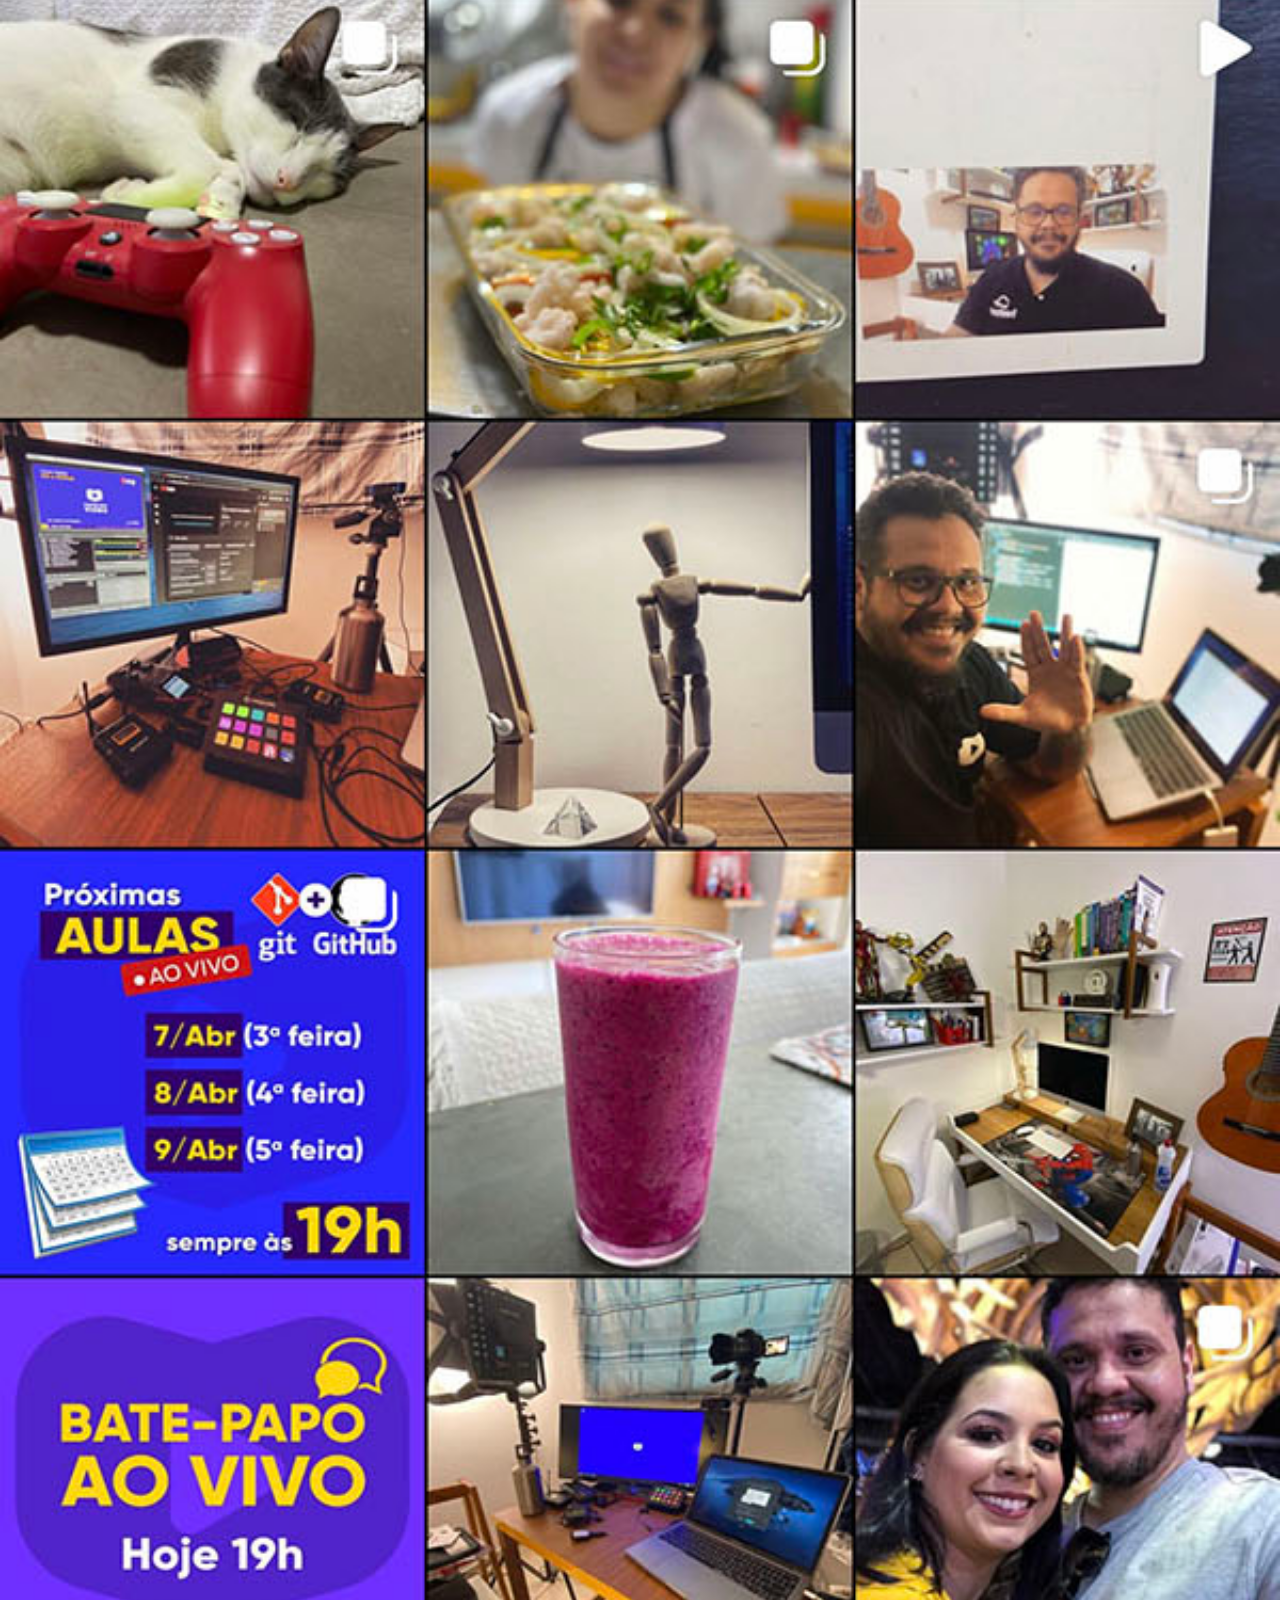
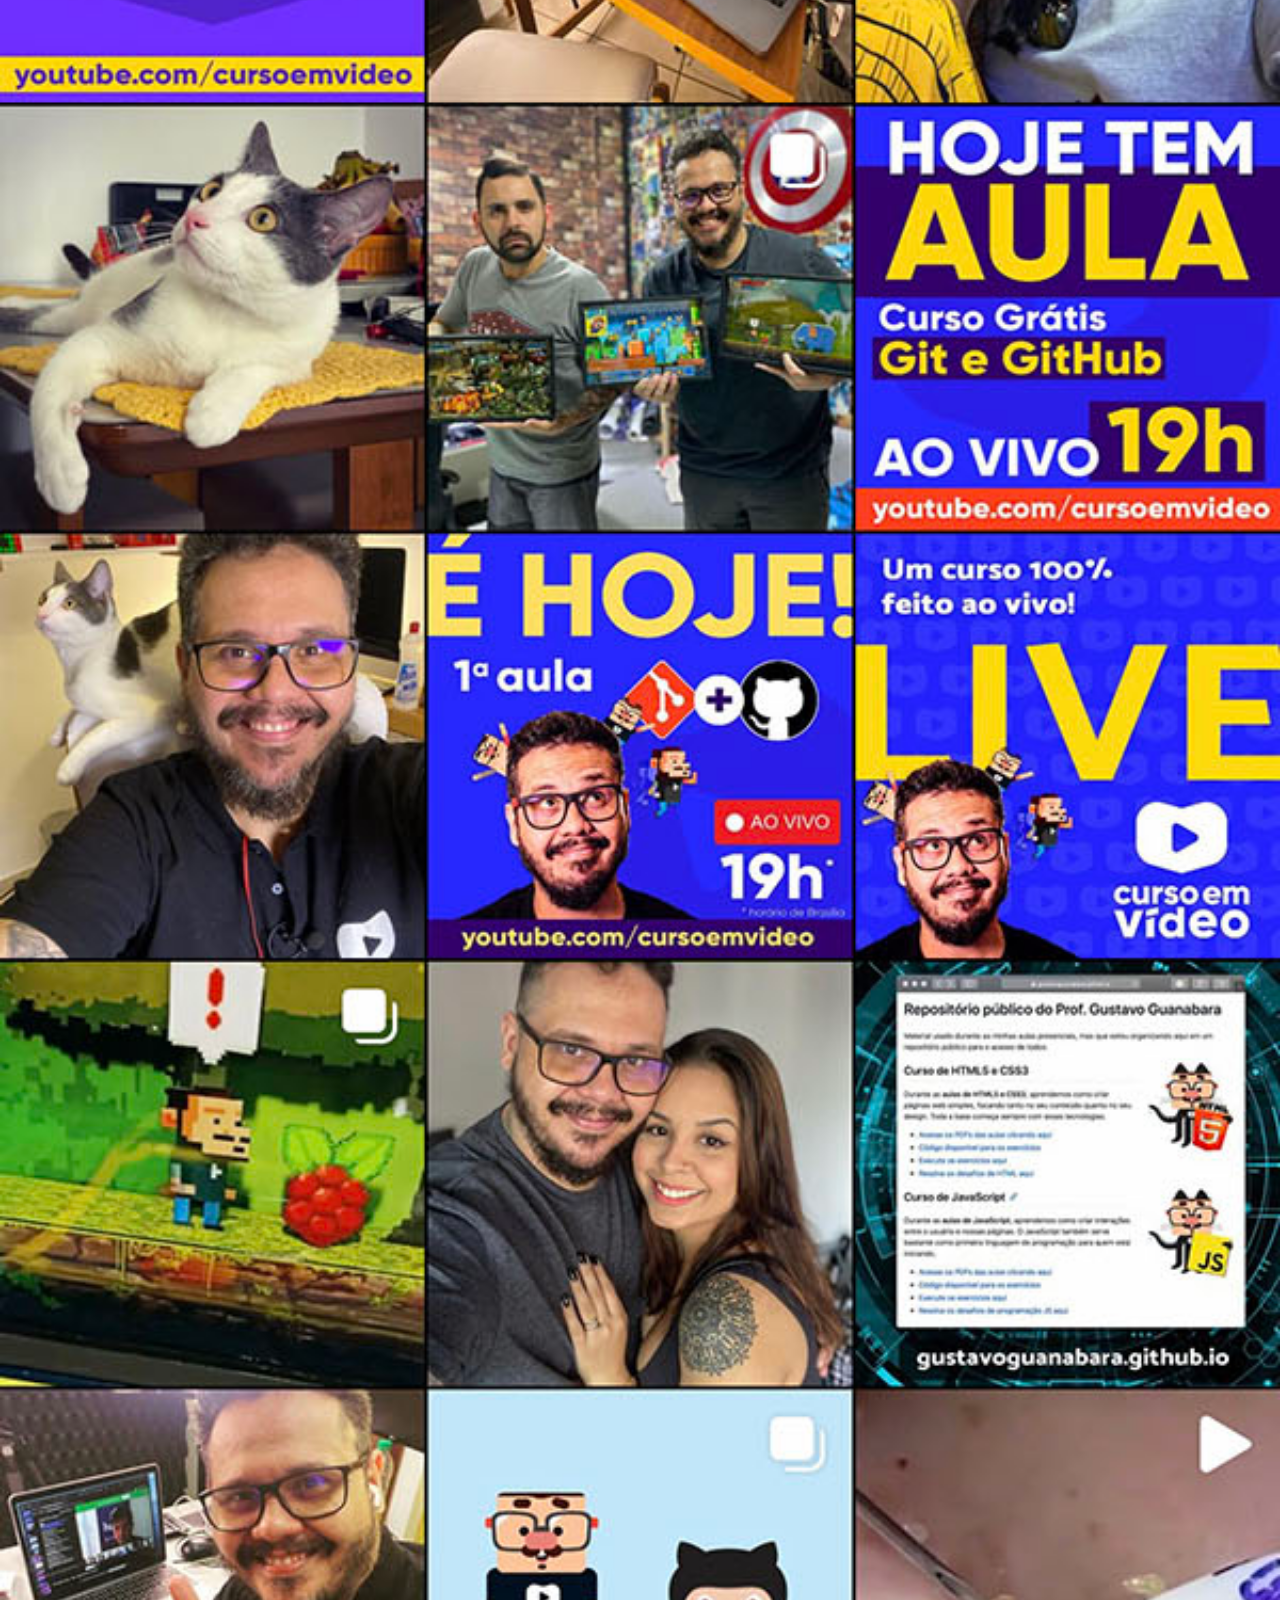
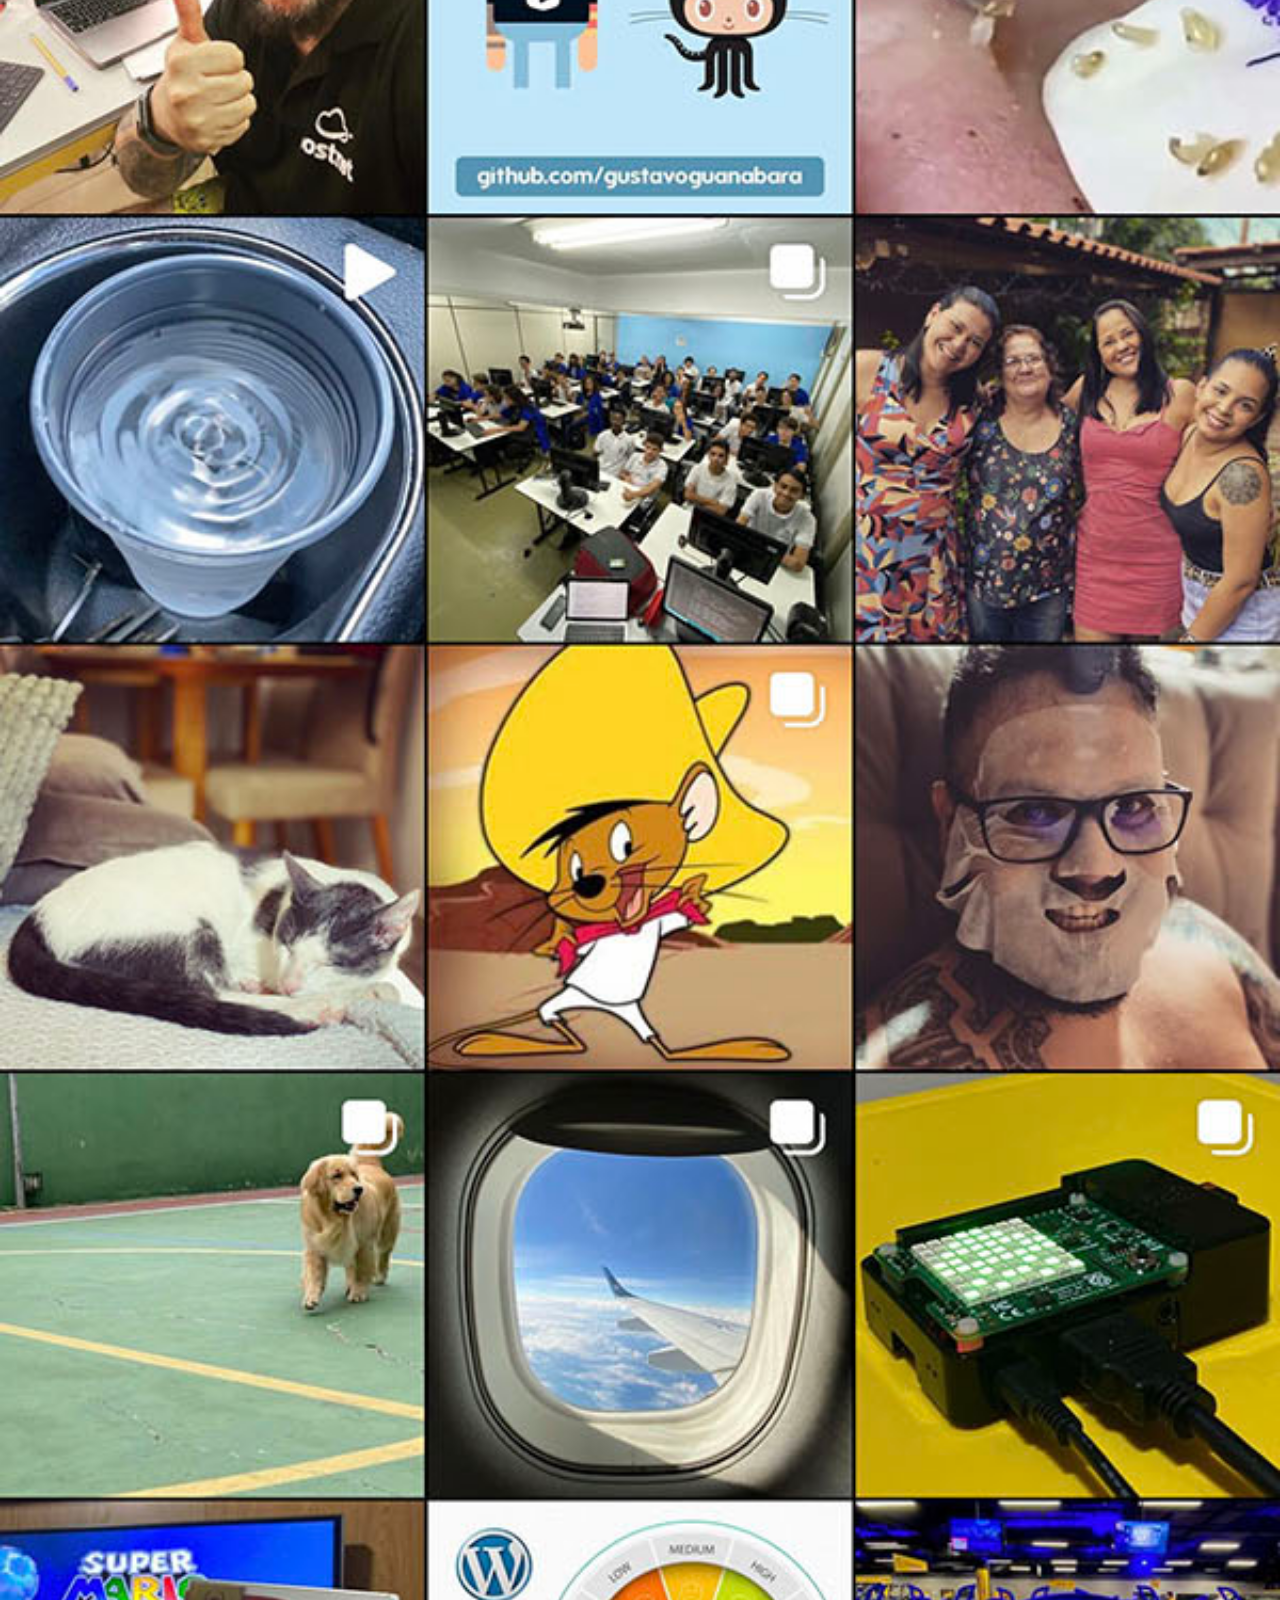
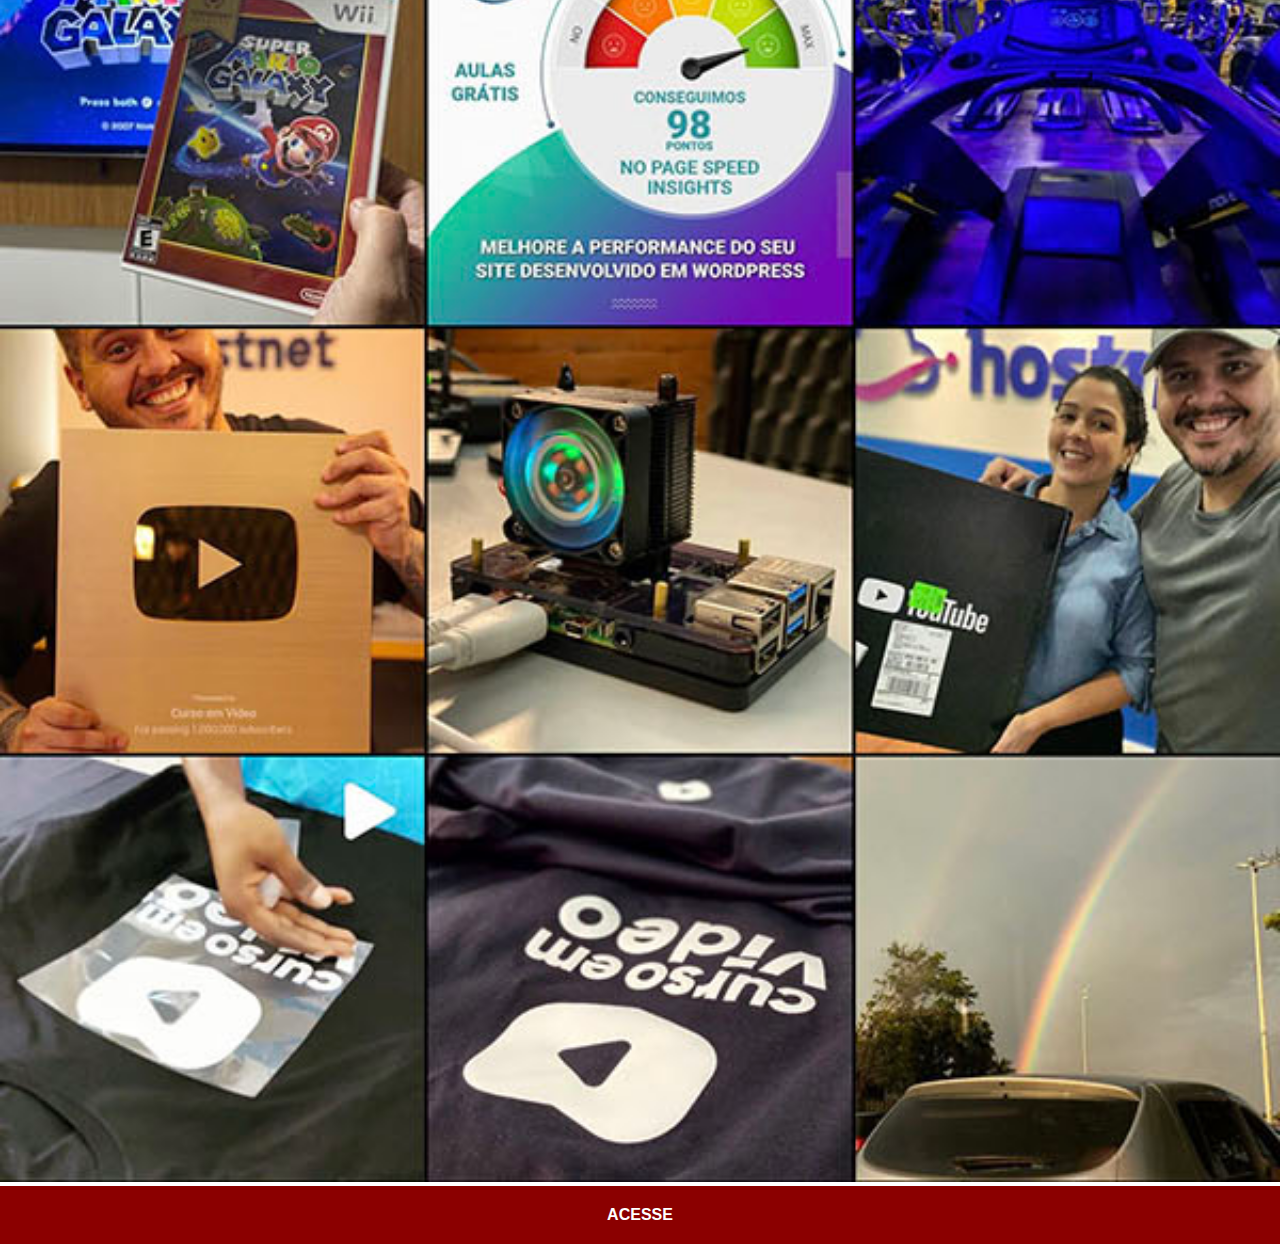
<file: html/instagram.html>
<!DOCTYPE html>
<html lang="pt-br">
<head>
    <meta charset="UTF-8">
    <meta name="viewport" content="width=device-width, initial-scale=1.0">
    <title>Instagram</title>
    <link rel="stylesheet" href="../estilos/style.css">
</head>
<body>
    <img src="../imagens/tela-instagram.jpg" alt="Instagram">
    <a href="https://www.instagram.com/gustavoguanabara/" target="_blank">ACESSE</a>
</body>
</html>
</file>
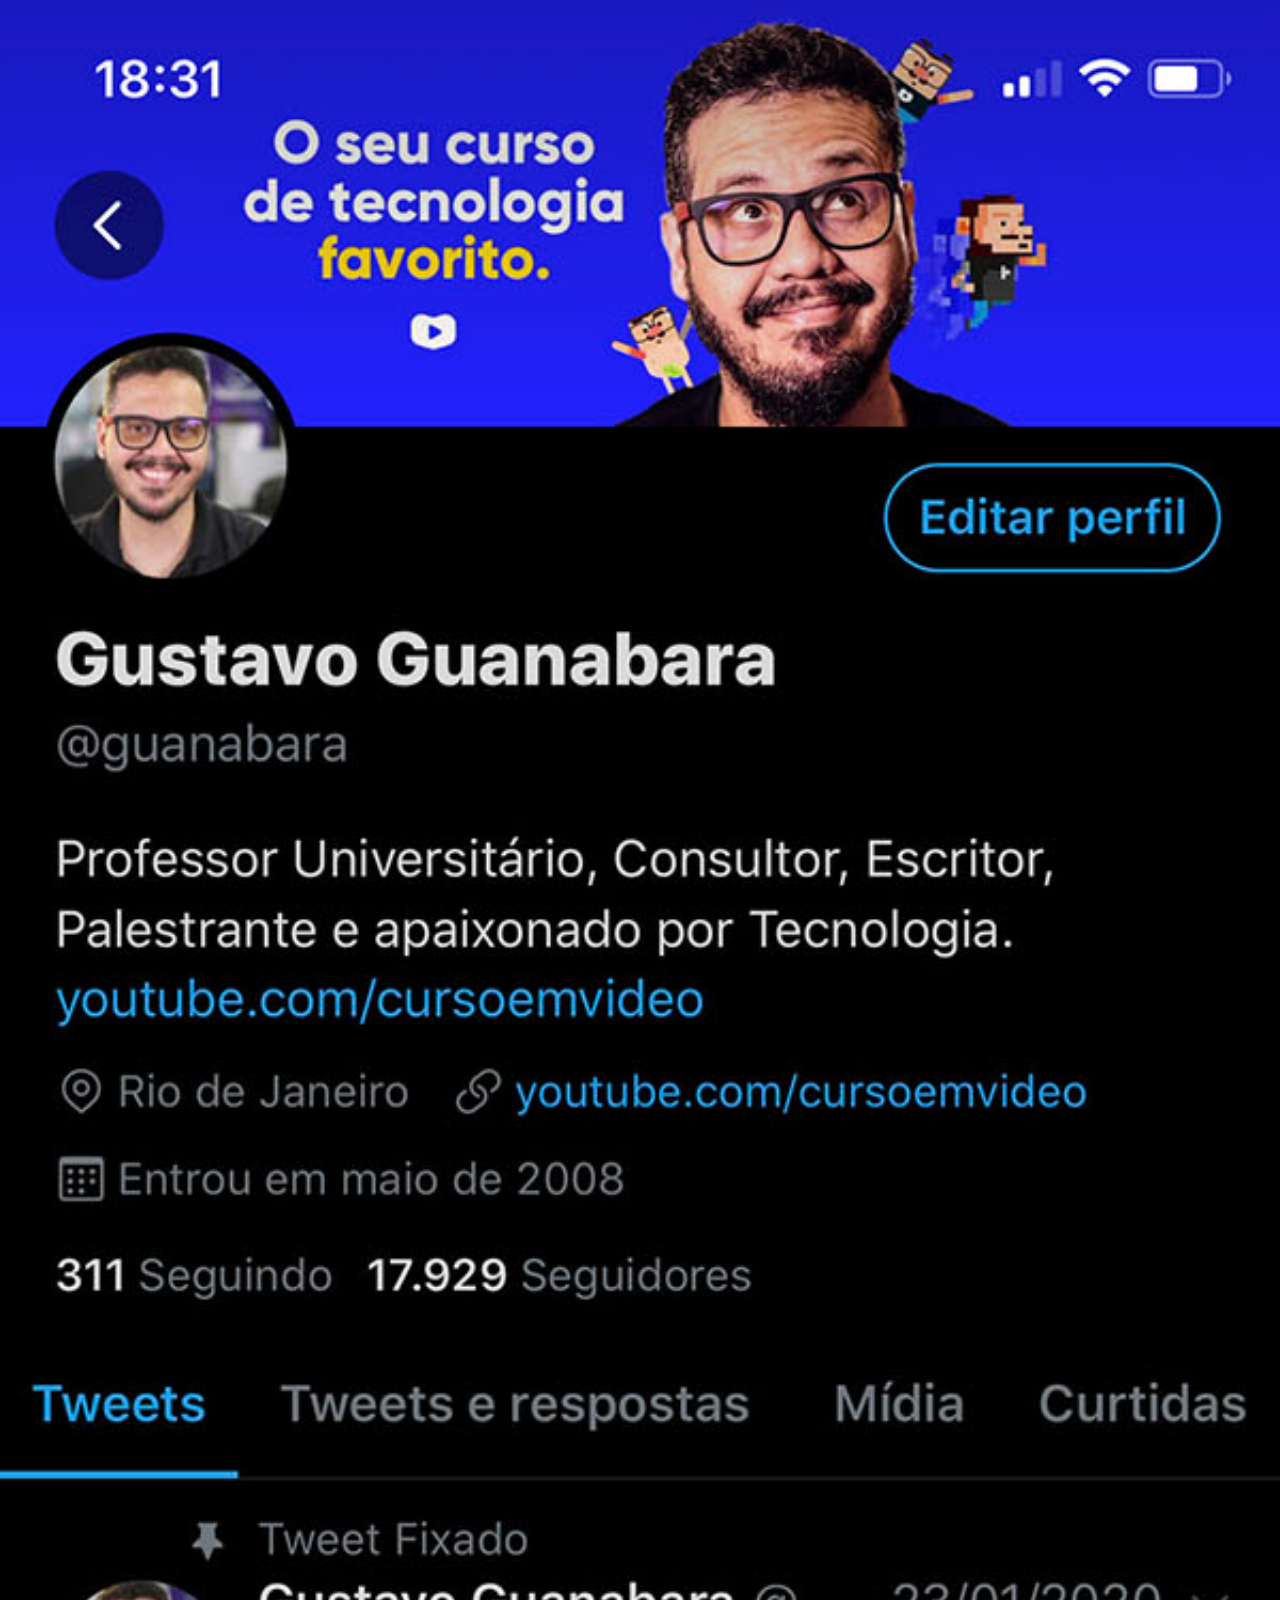
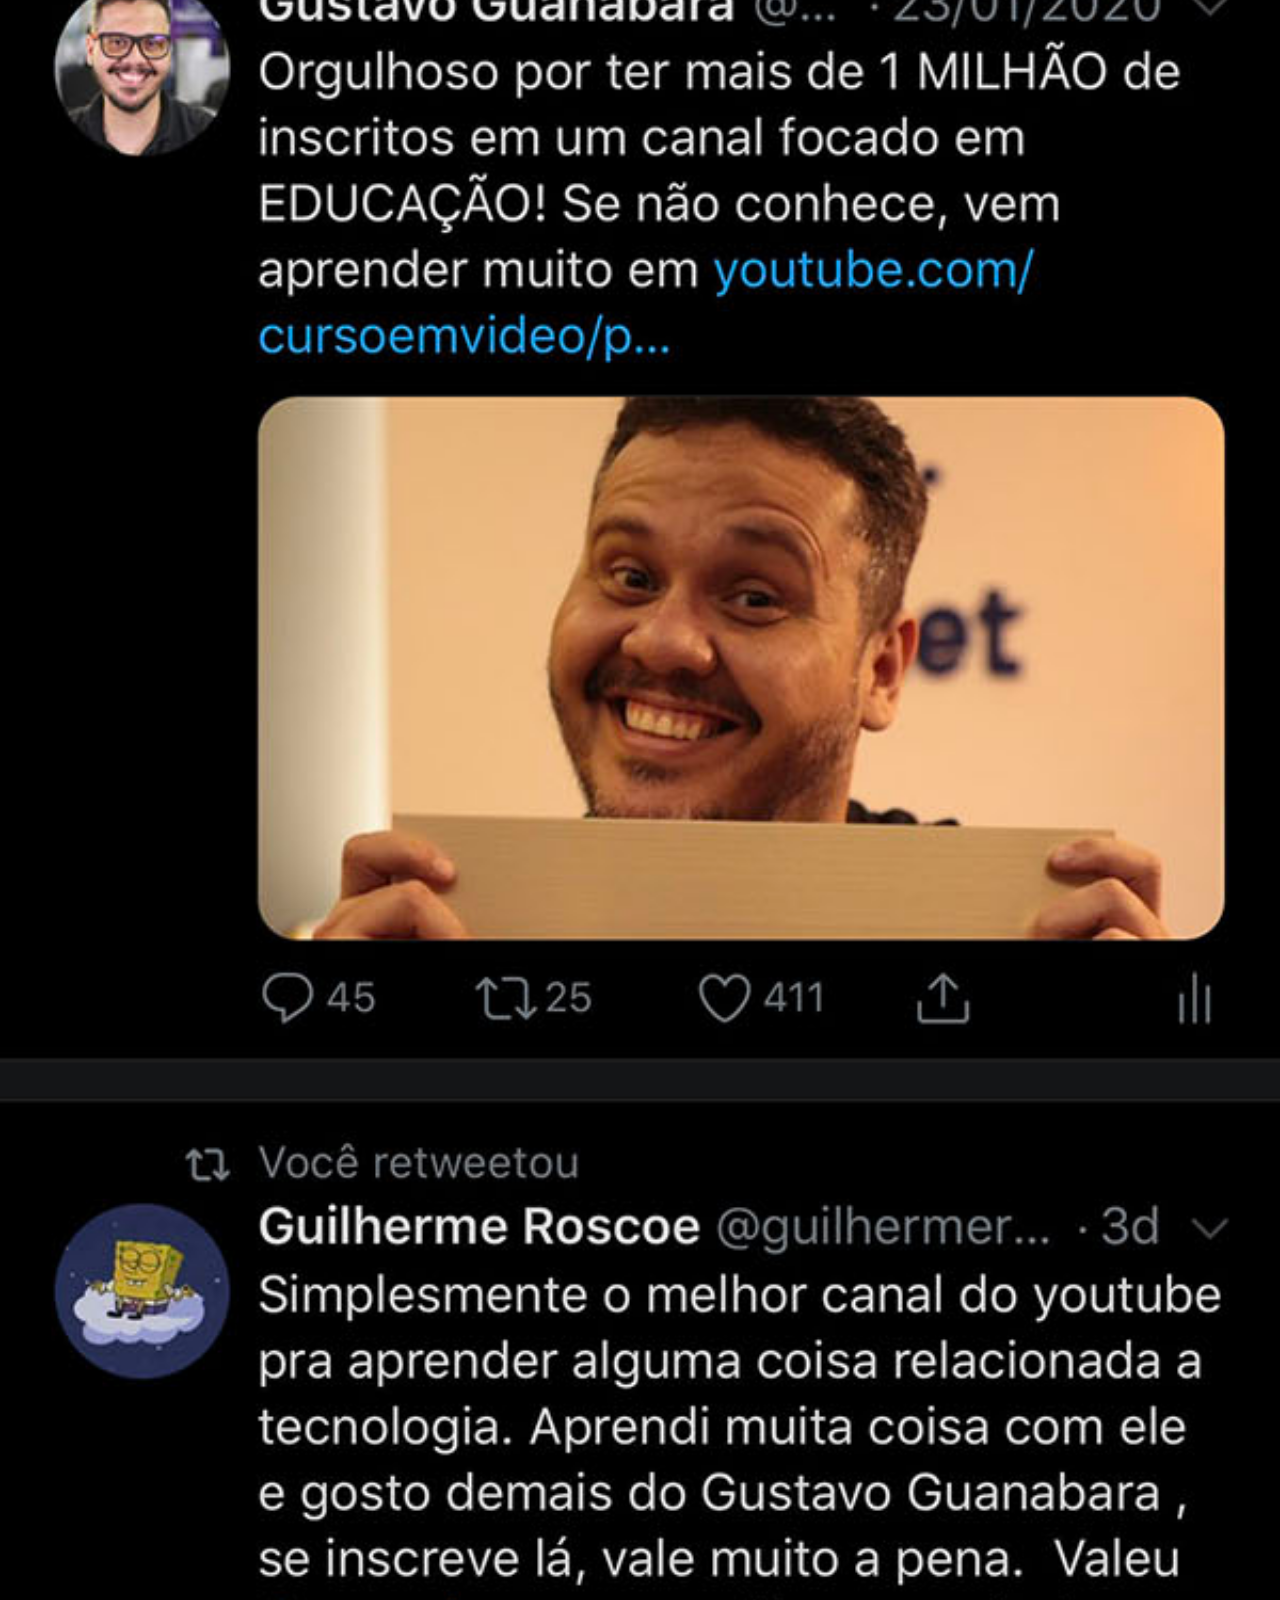
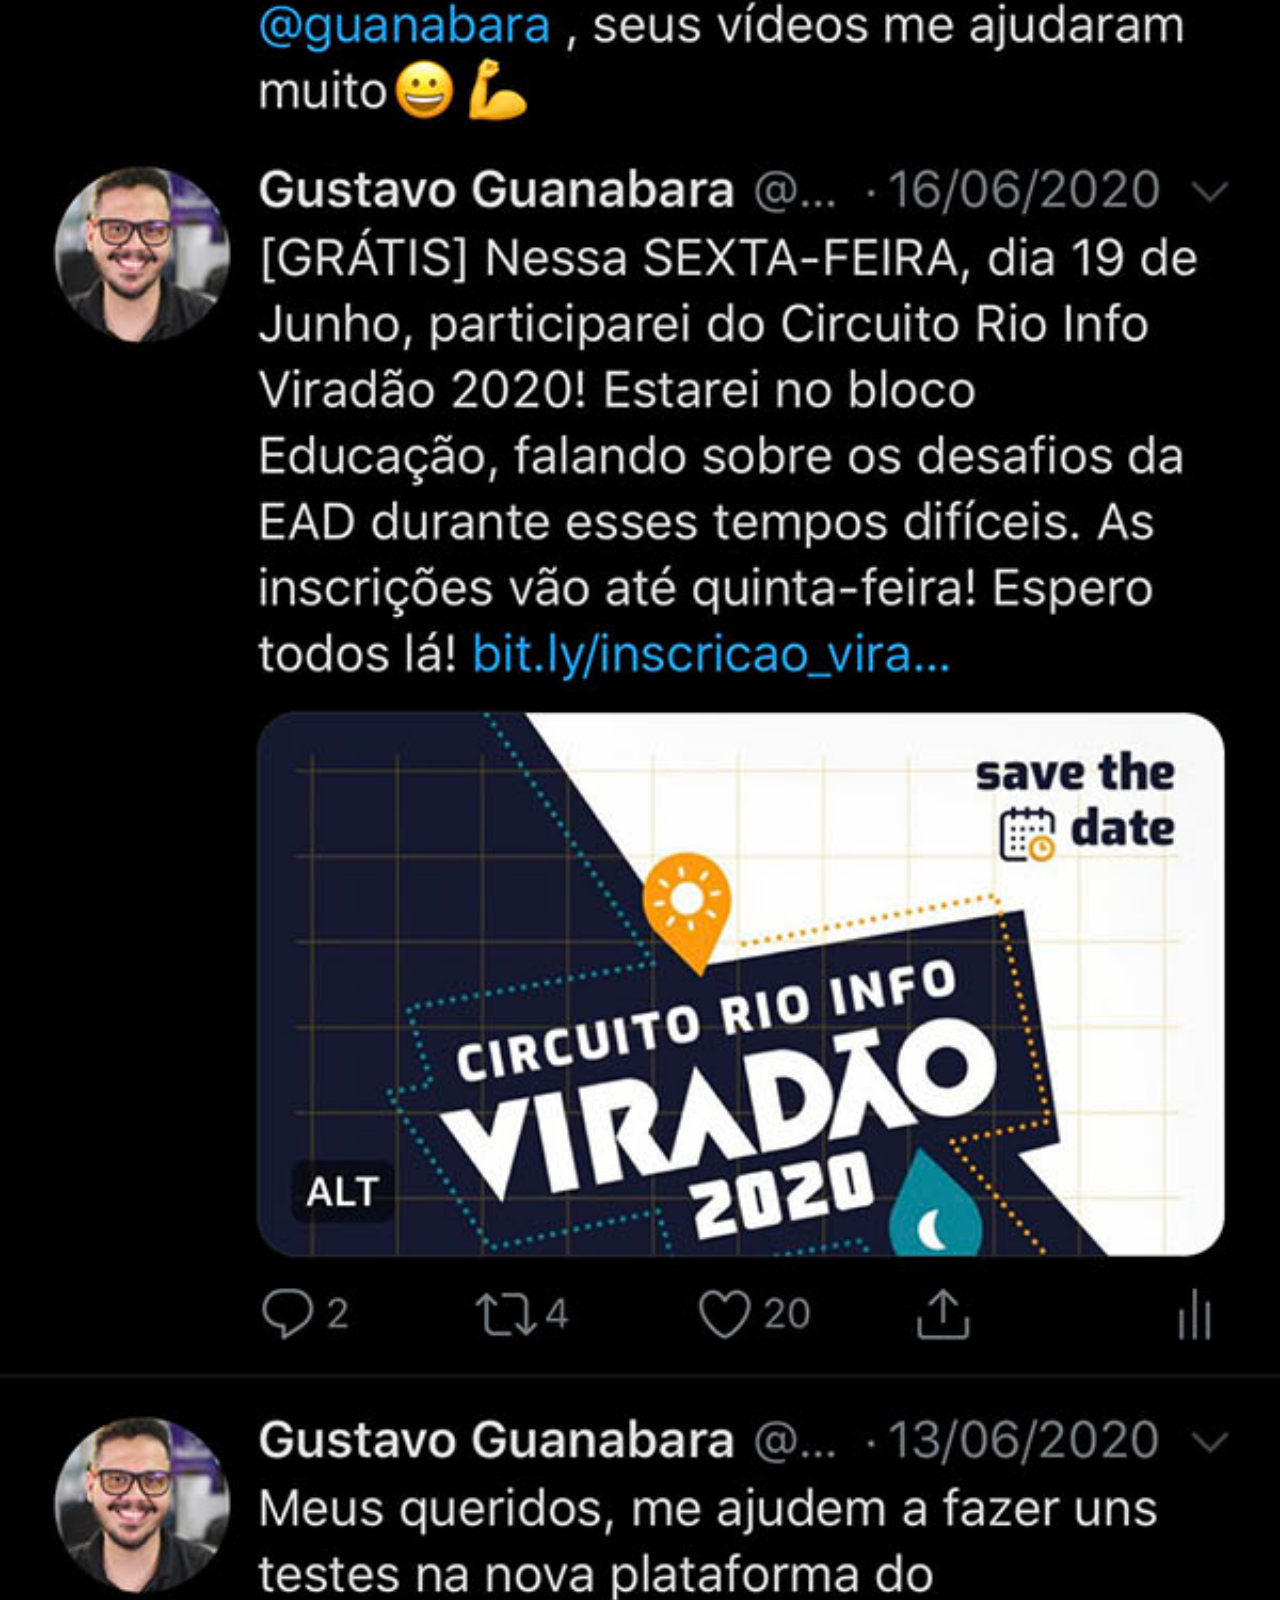
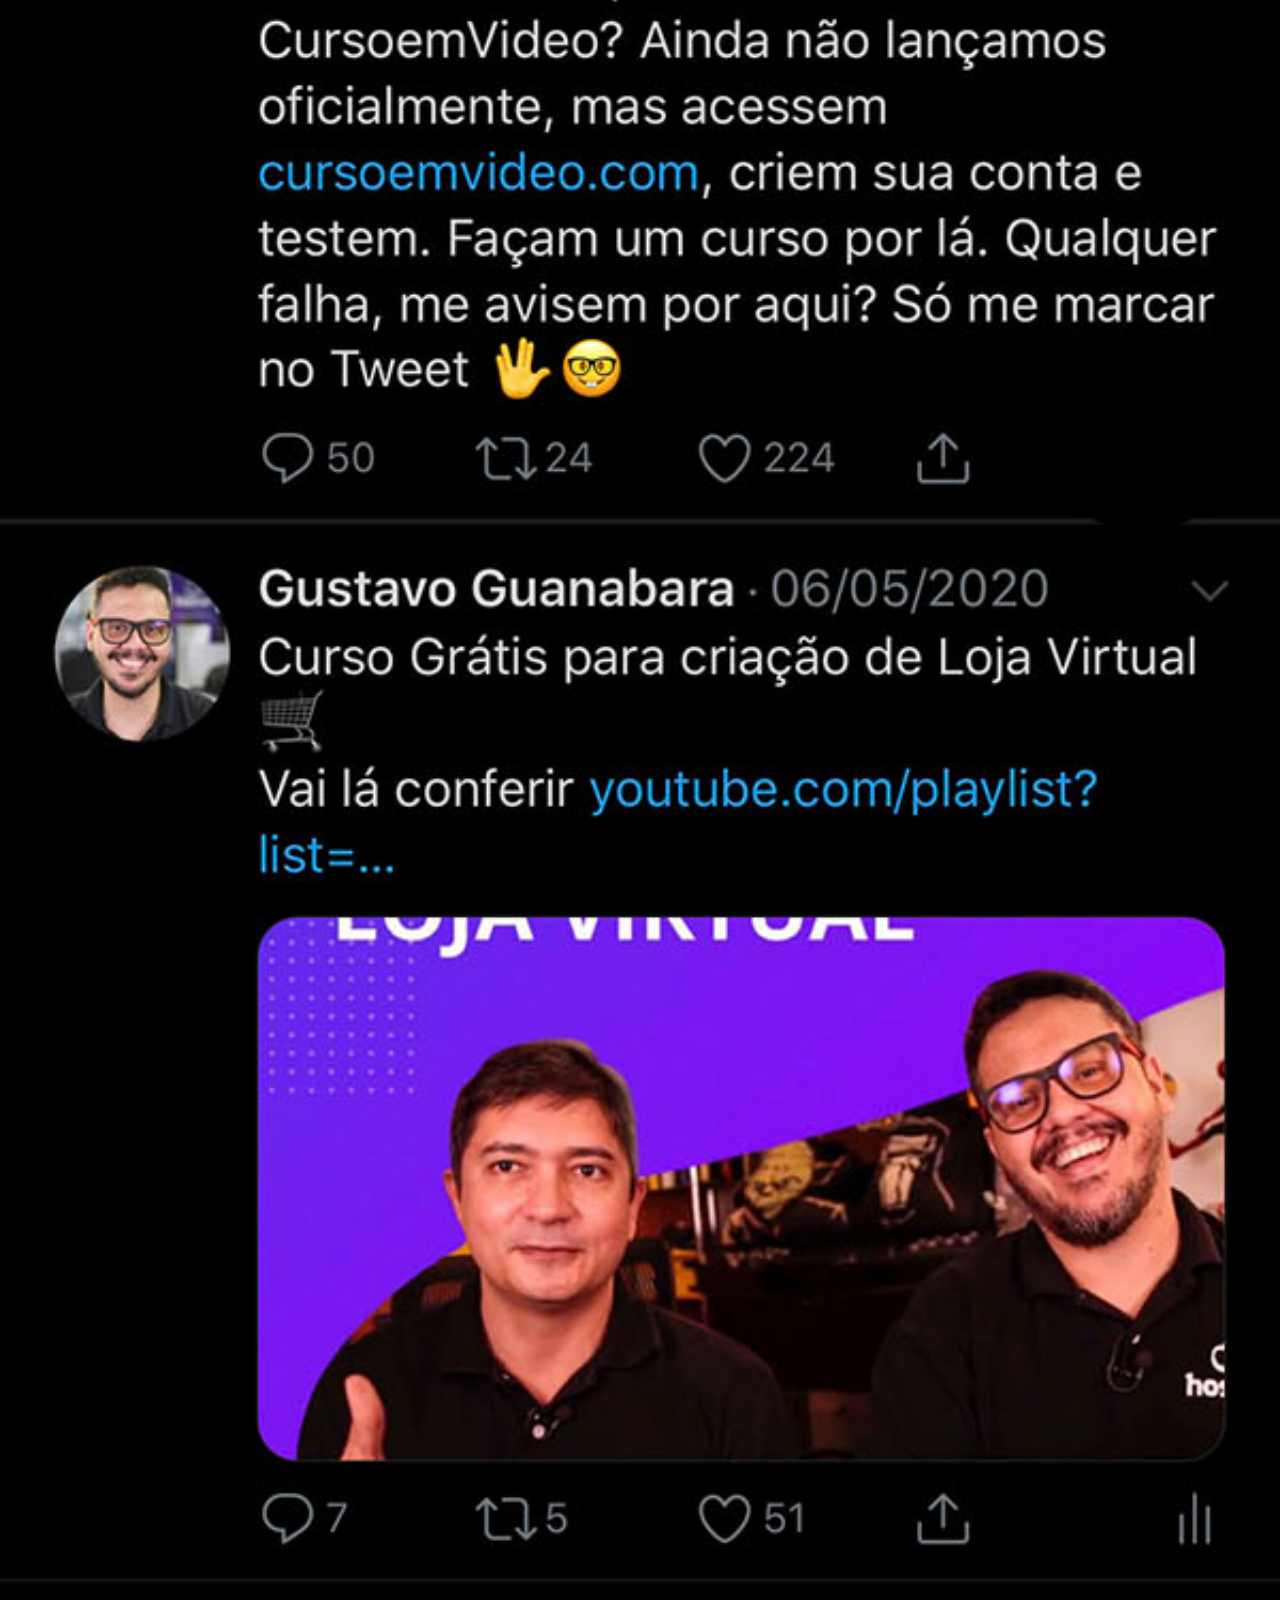
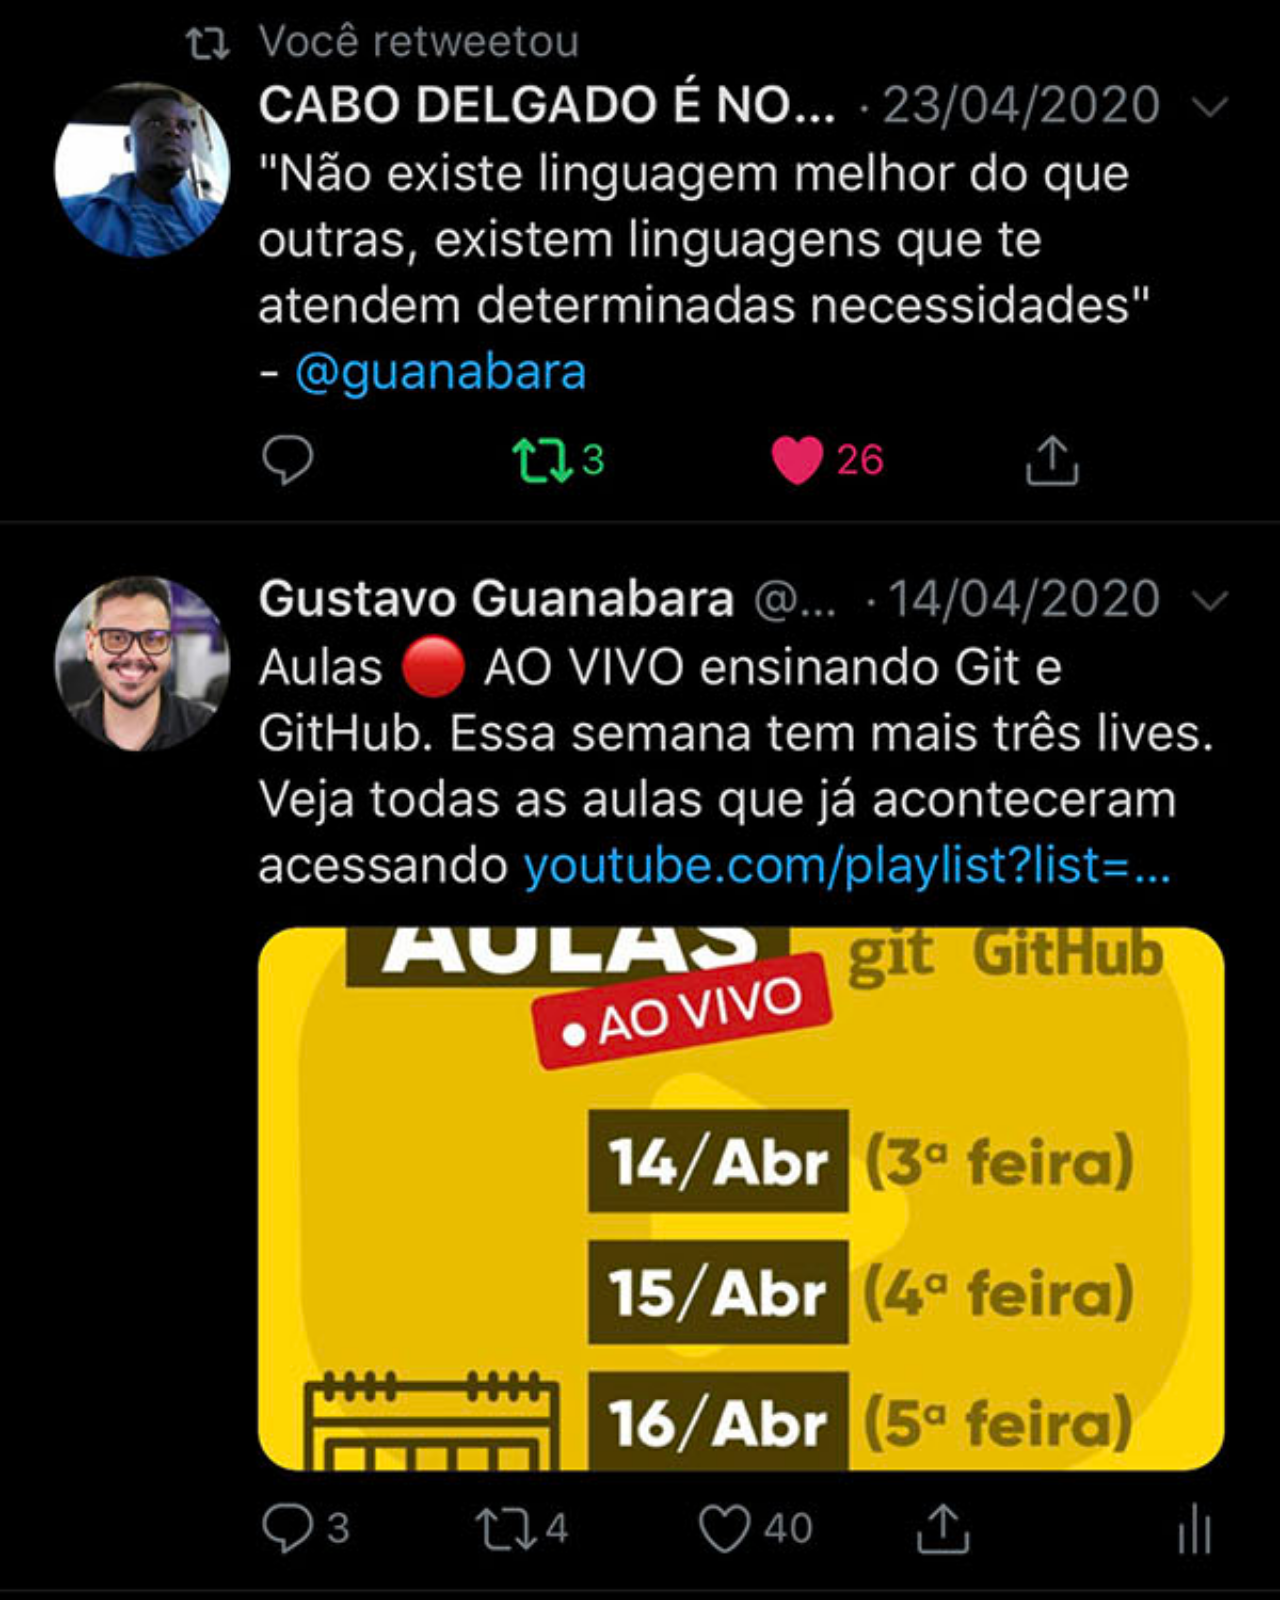
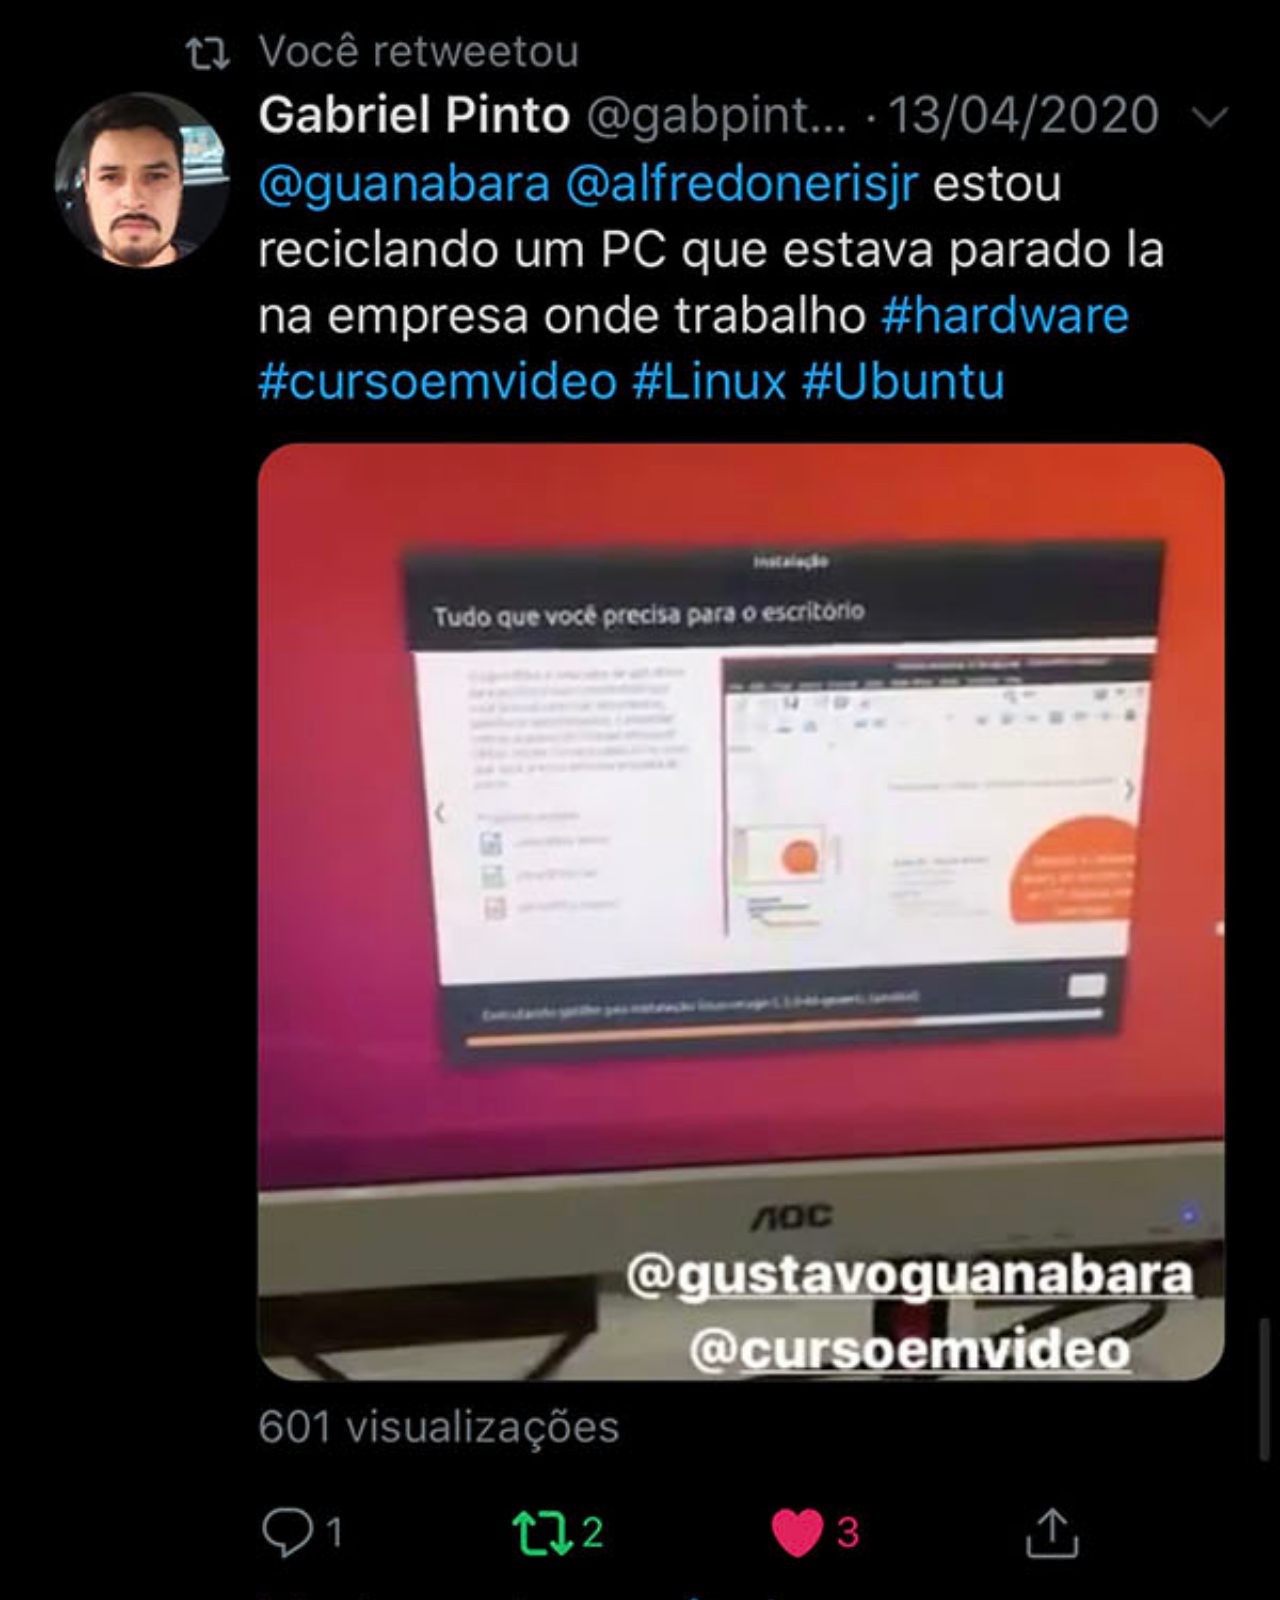
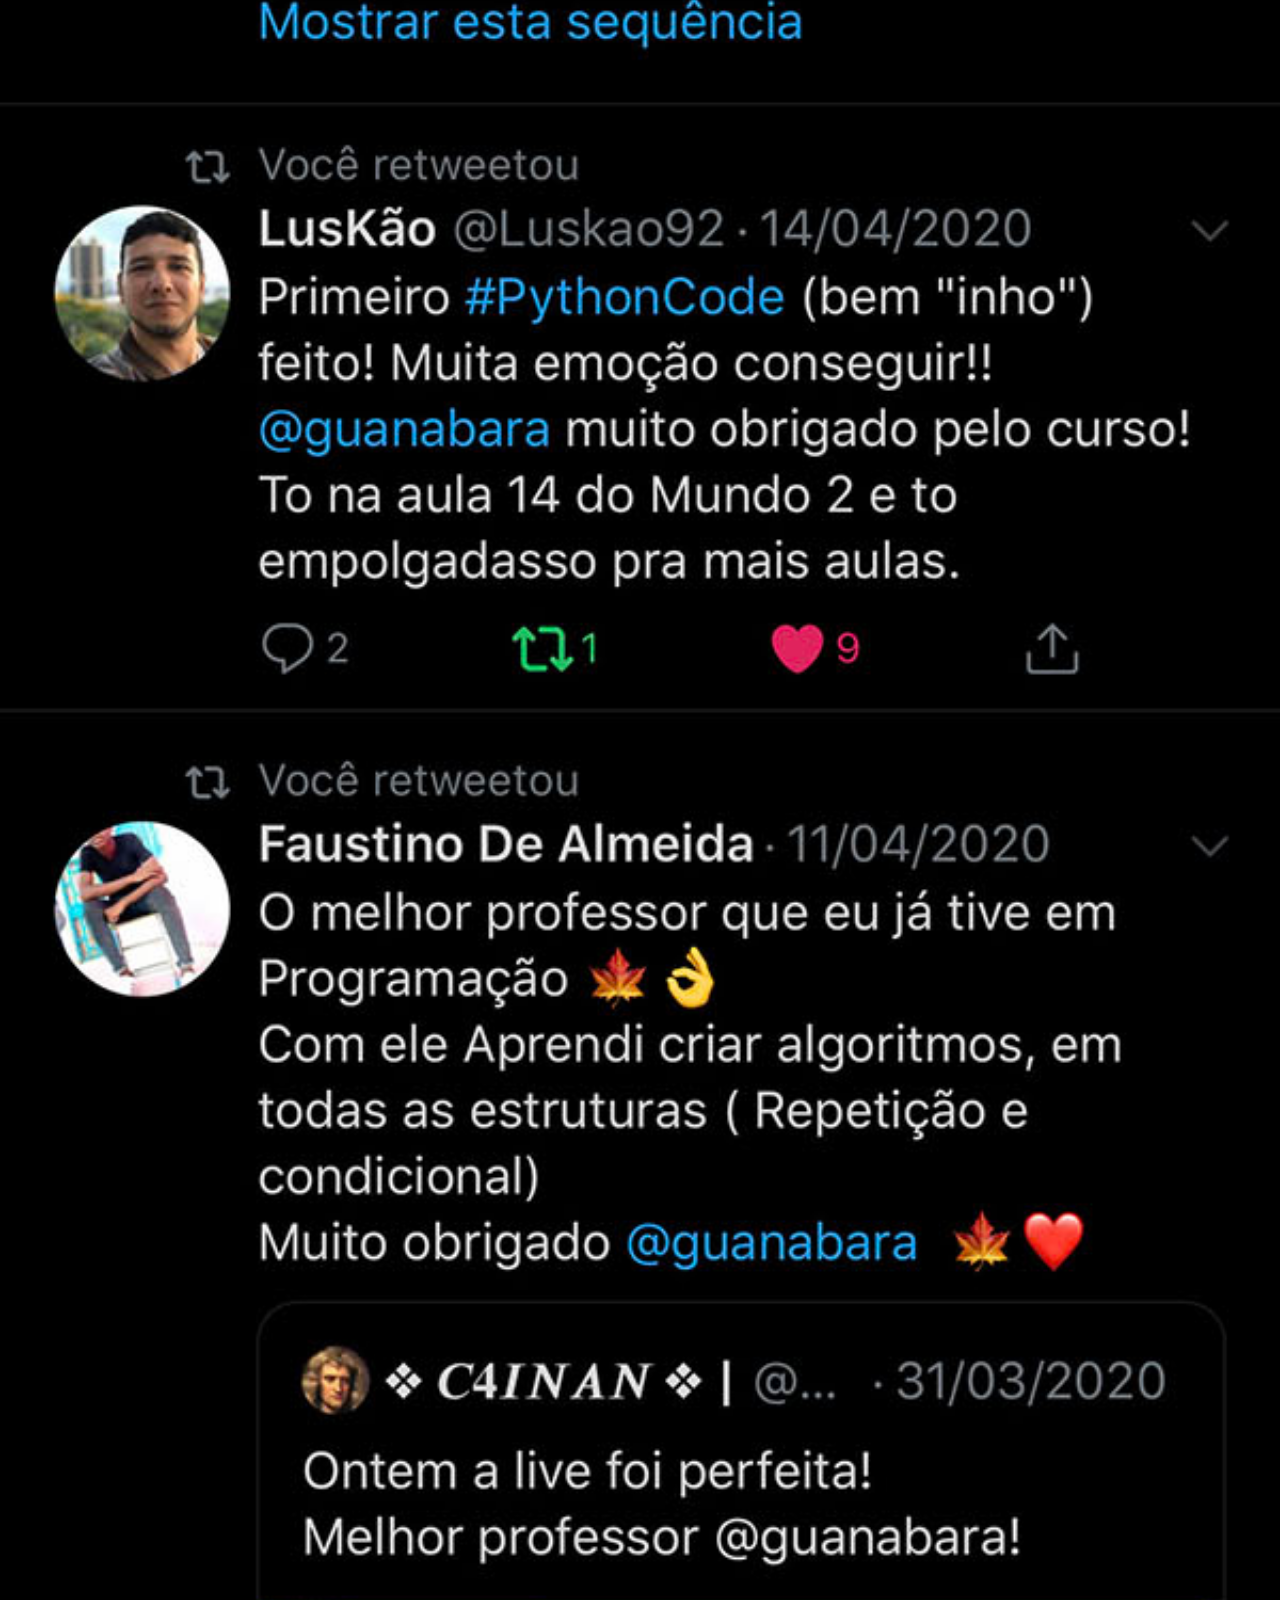
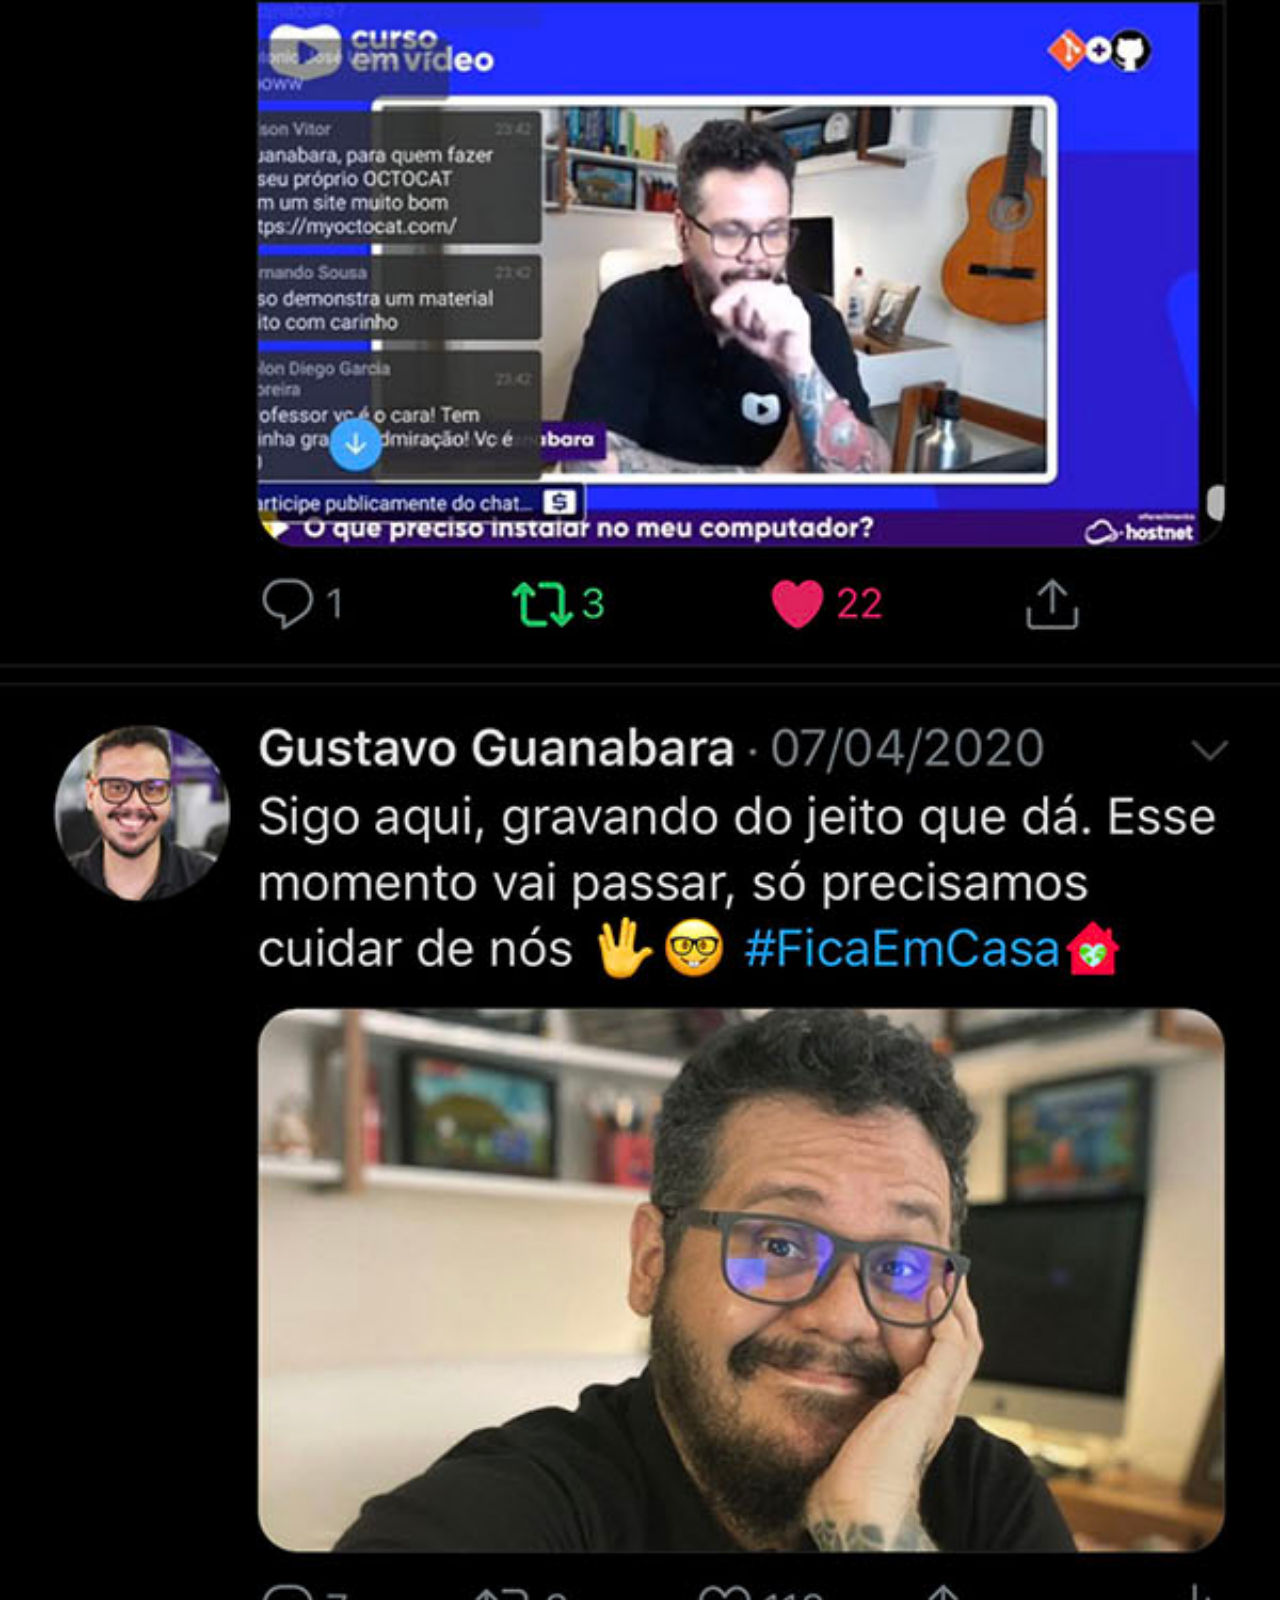
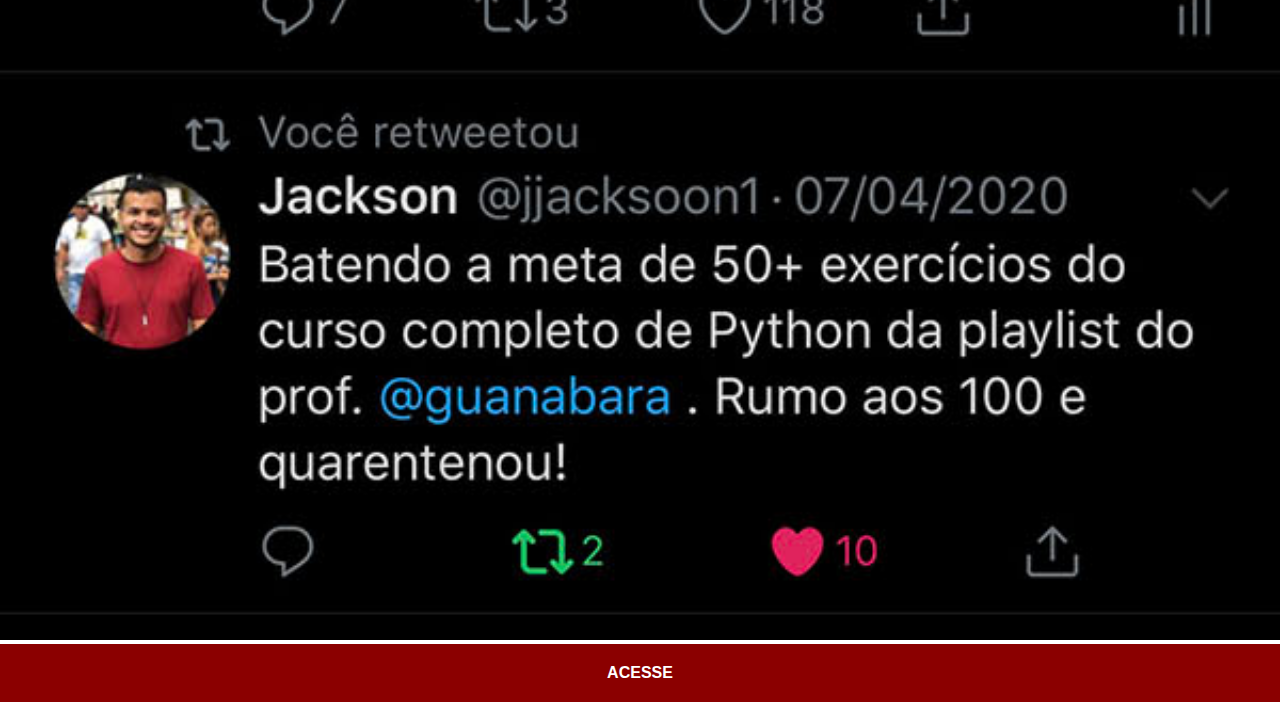
<file: html/twitter.html>
<!DOCTYPE html>
<html lang="pt-br">
<head>
    <meta charset="UTF-8">
    <meta name="viewport" content="width=device-width, initial-scale=1.0">
    <title>Twitter</title>
    <link rel="stylesheet" href="../estilos/style.css">
</head>
<body>
    <img src="../imagens/tela-twitter.jpg" alt="Twitter">
    <a href="https://x.com/guanabara" target="_blank">ACESSE</a>
</body>
</html>
</file>
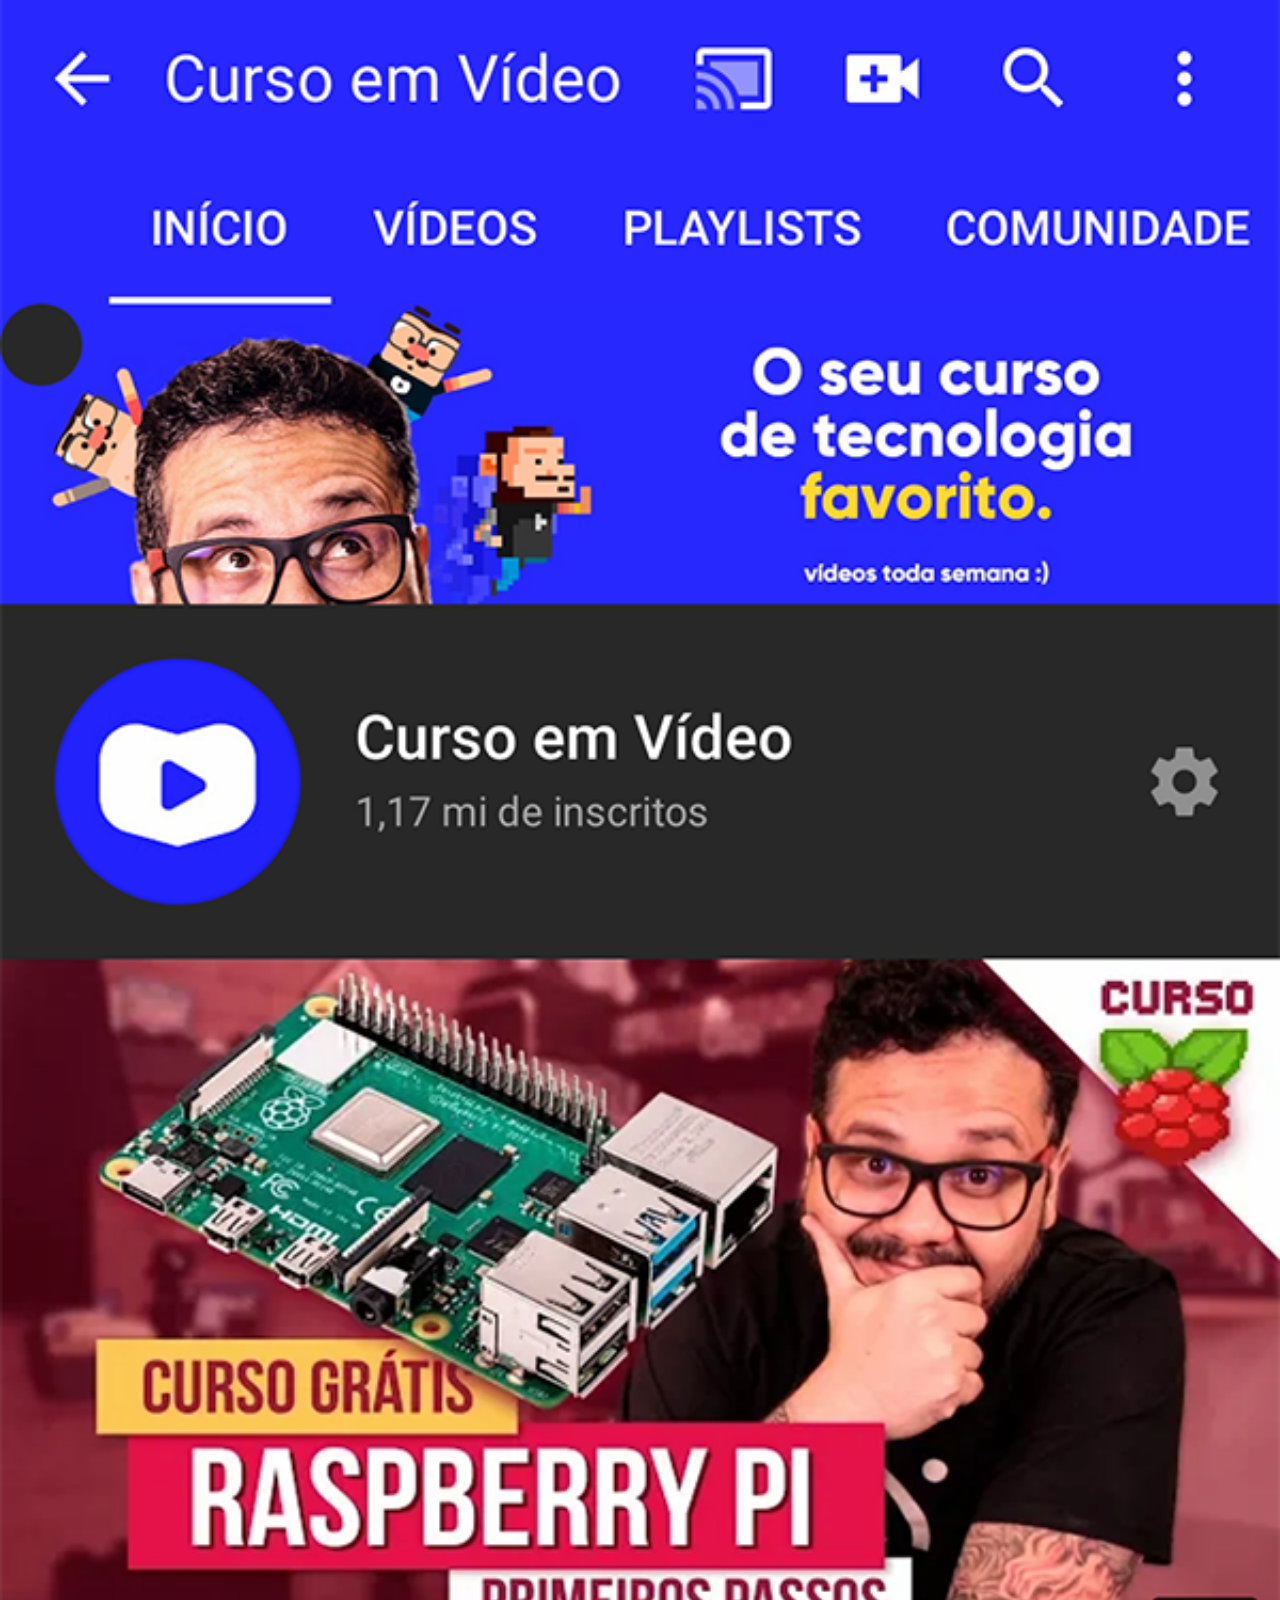
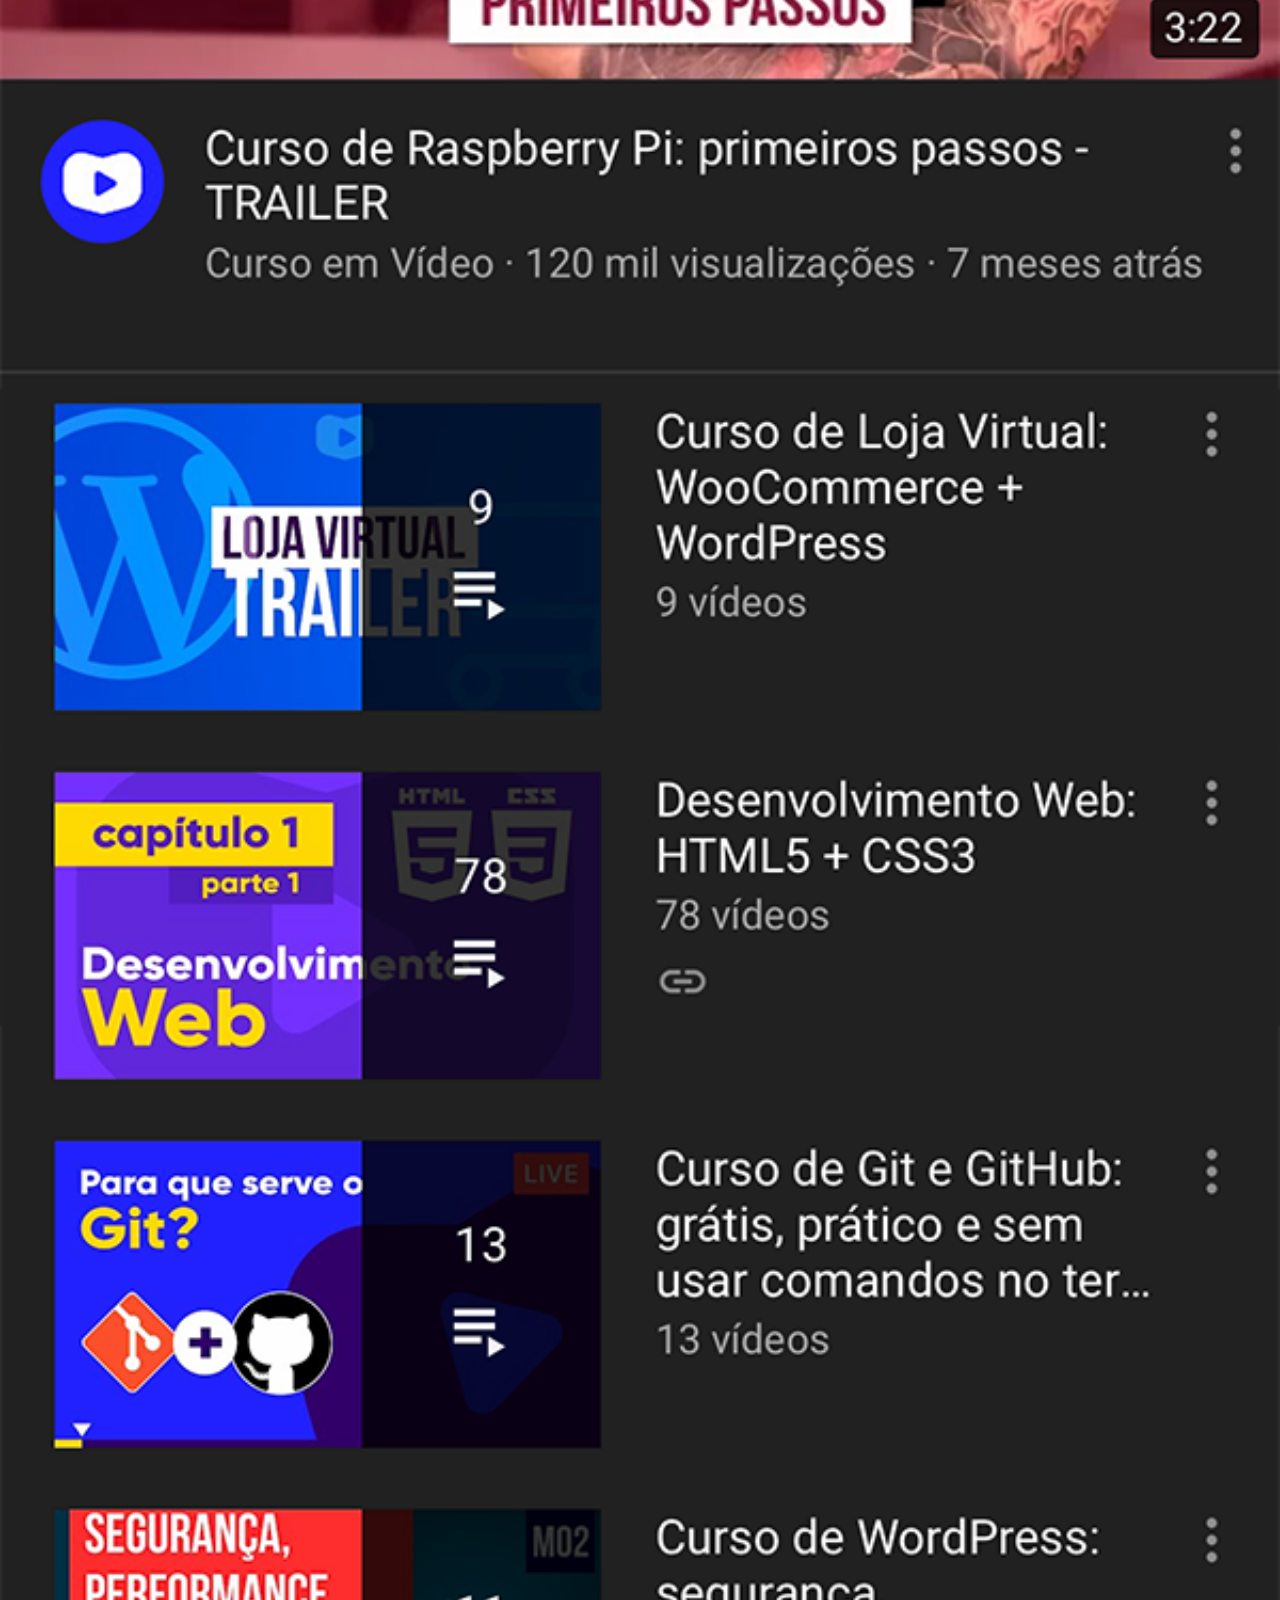
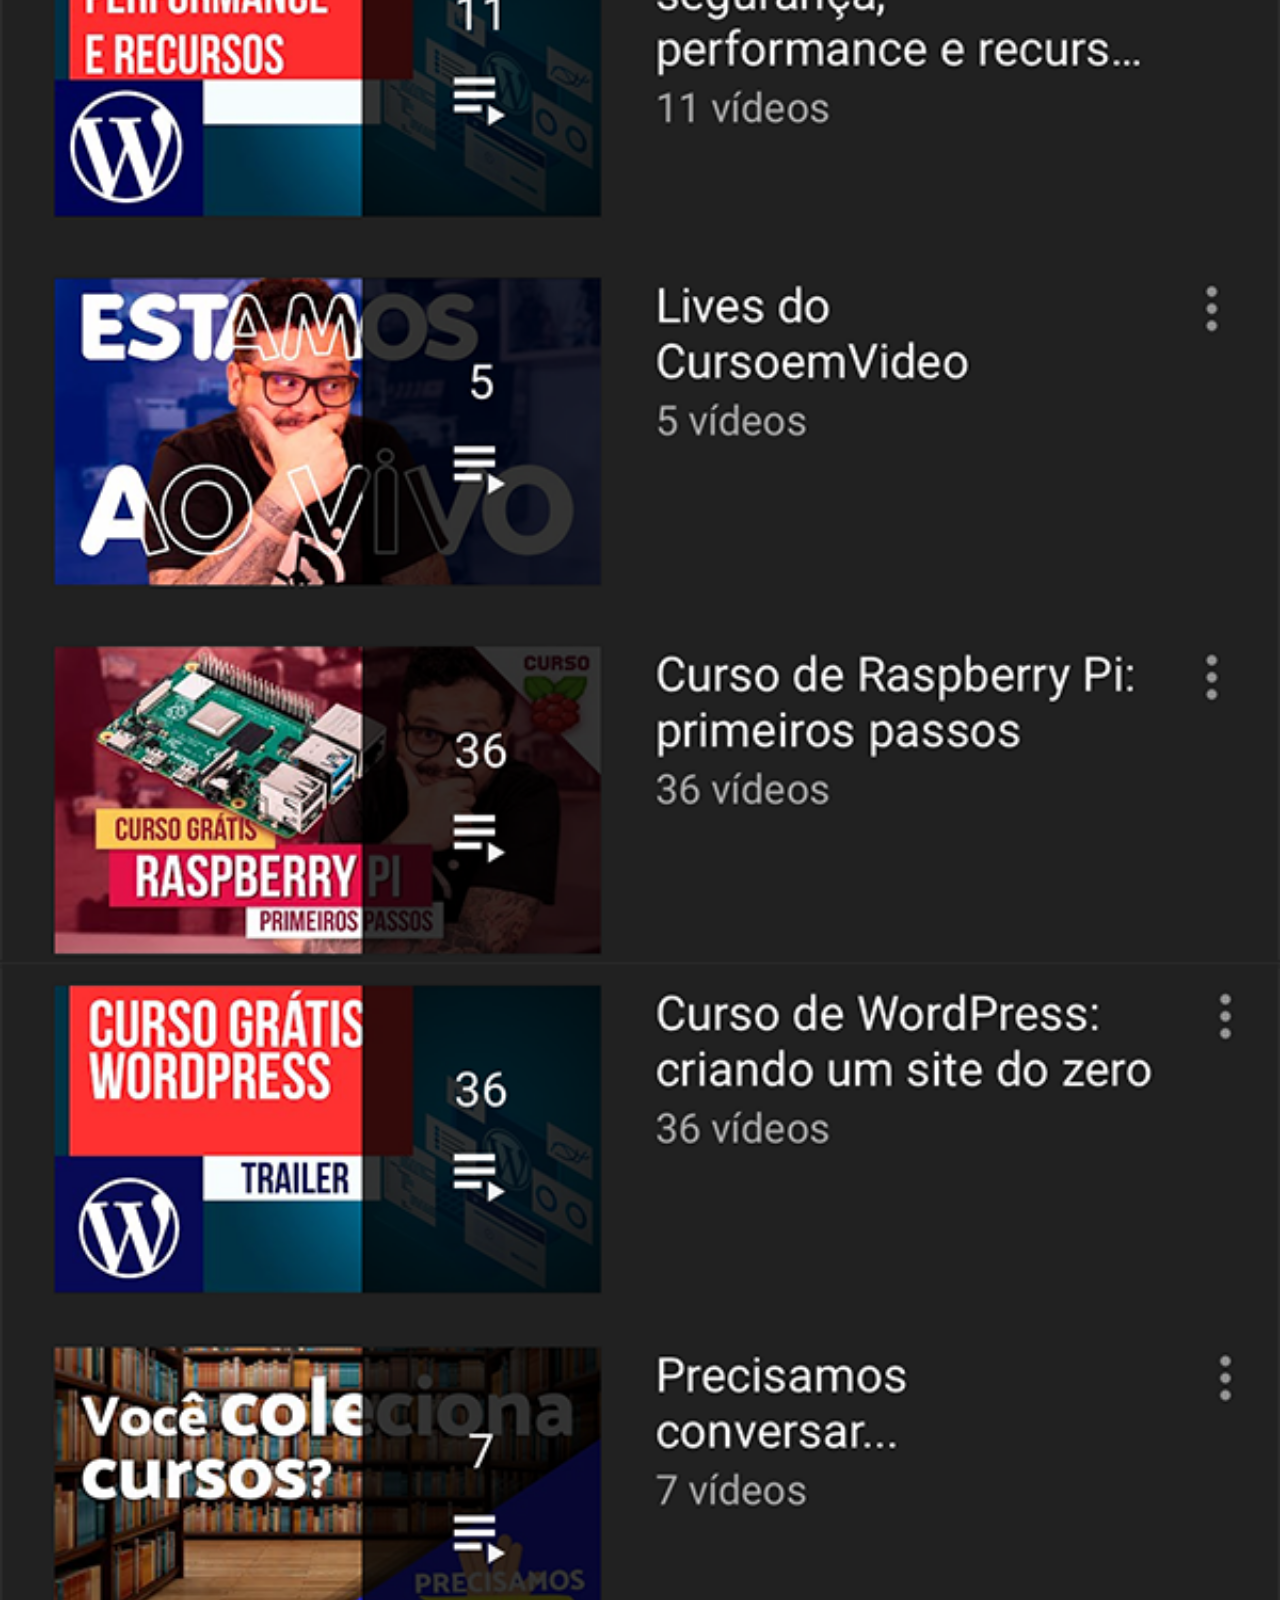
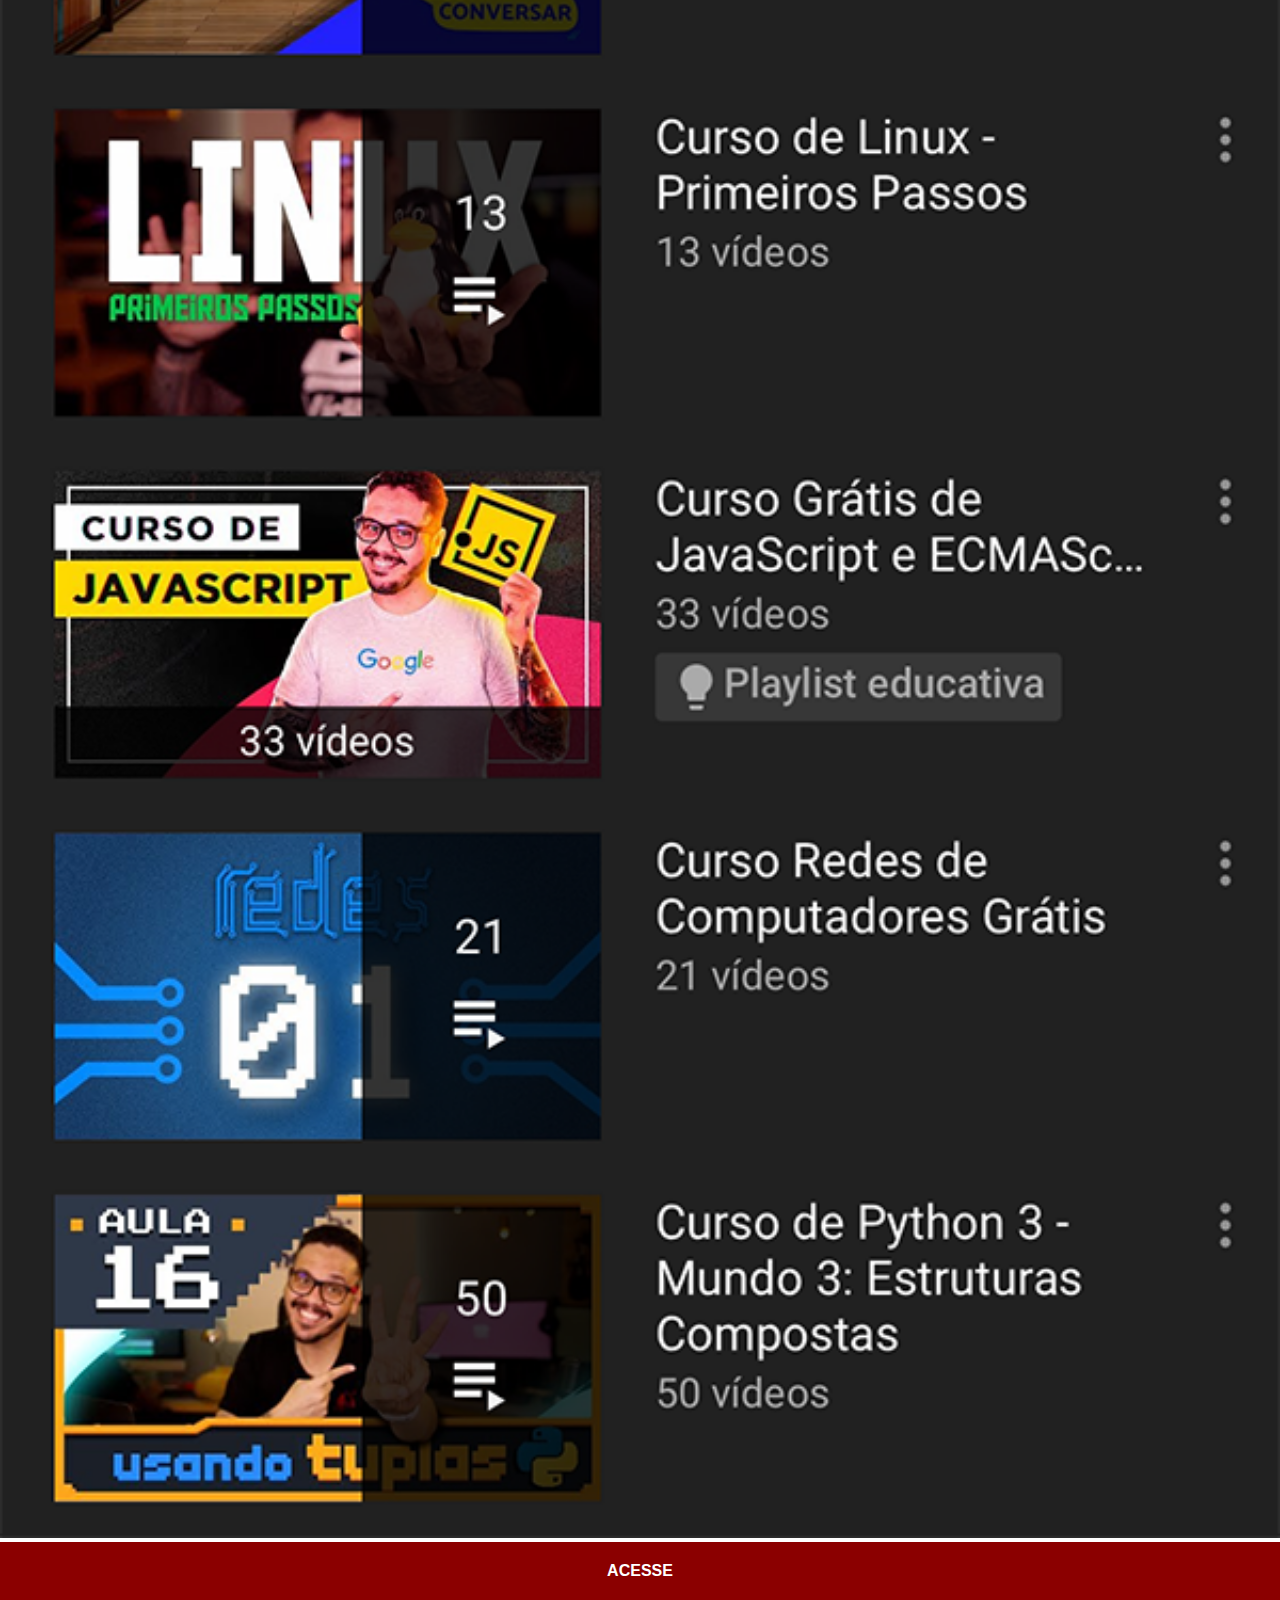
<file: html/youtube.html>
<!DOCTYPE html>
<html lang="pt-br">
<head>
    <meta charset="UTF-8">
    <meta name="viewport" content="width=device-width, initial-scale=1.0">
    <title>Youtube</title>
    <link rel="stylesheet" href="../estilos/style.css">
</head>
<body>
    <img src="../imagens/tela-youtube.png" alt="Youtube">
    <a href="https://www.youtube.com/c/CursoemV%C3%ADdeo/playlists" target="_blank">ACESSE</a>
</body>
</html>
</file>
<file: estilos/style.css>
@charset "UTF-8";

* {
    margin: 0px;
    padding: 0px;
    font-family: Arial, Helvetica, sans-serif;
}

::-webkit-scrollbar {
    width: 0px;
    height: 0px;
}

img {
    width: 100vw;
}

a {
    display: block;
    background-color: darkred;
    color: white;
    padding: 20px;
    text-align: center;
    font-weight: bold;
    text-decoration: none;
}

a:hover {
    background-color: red;
}
</file>
